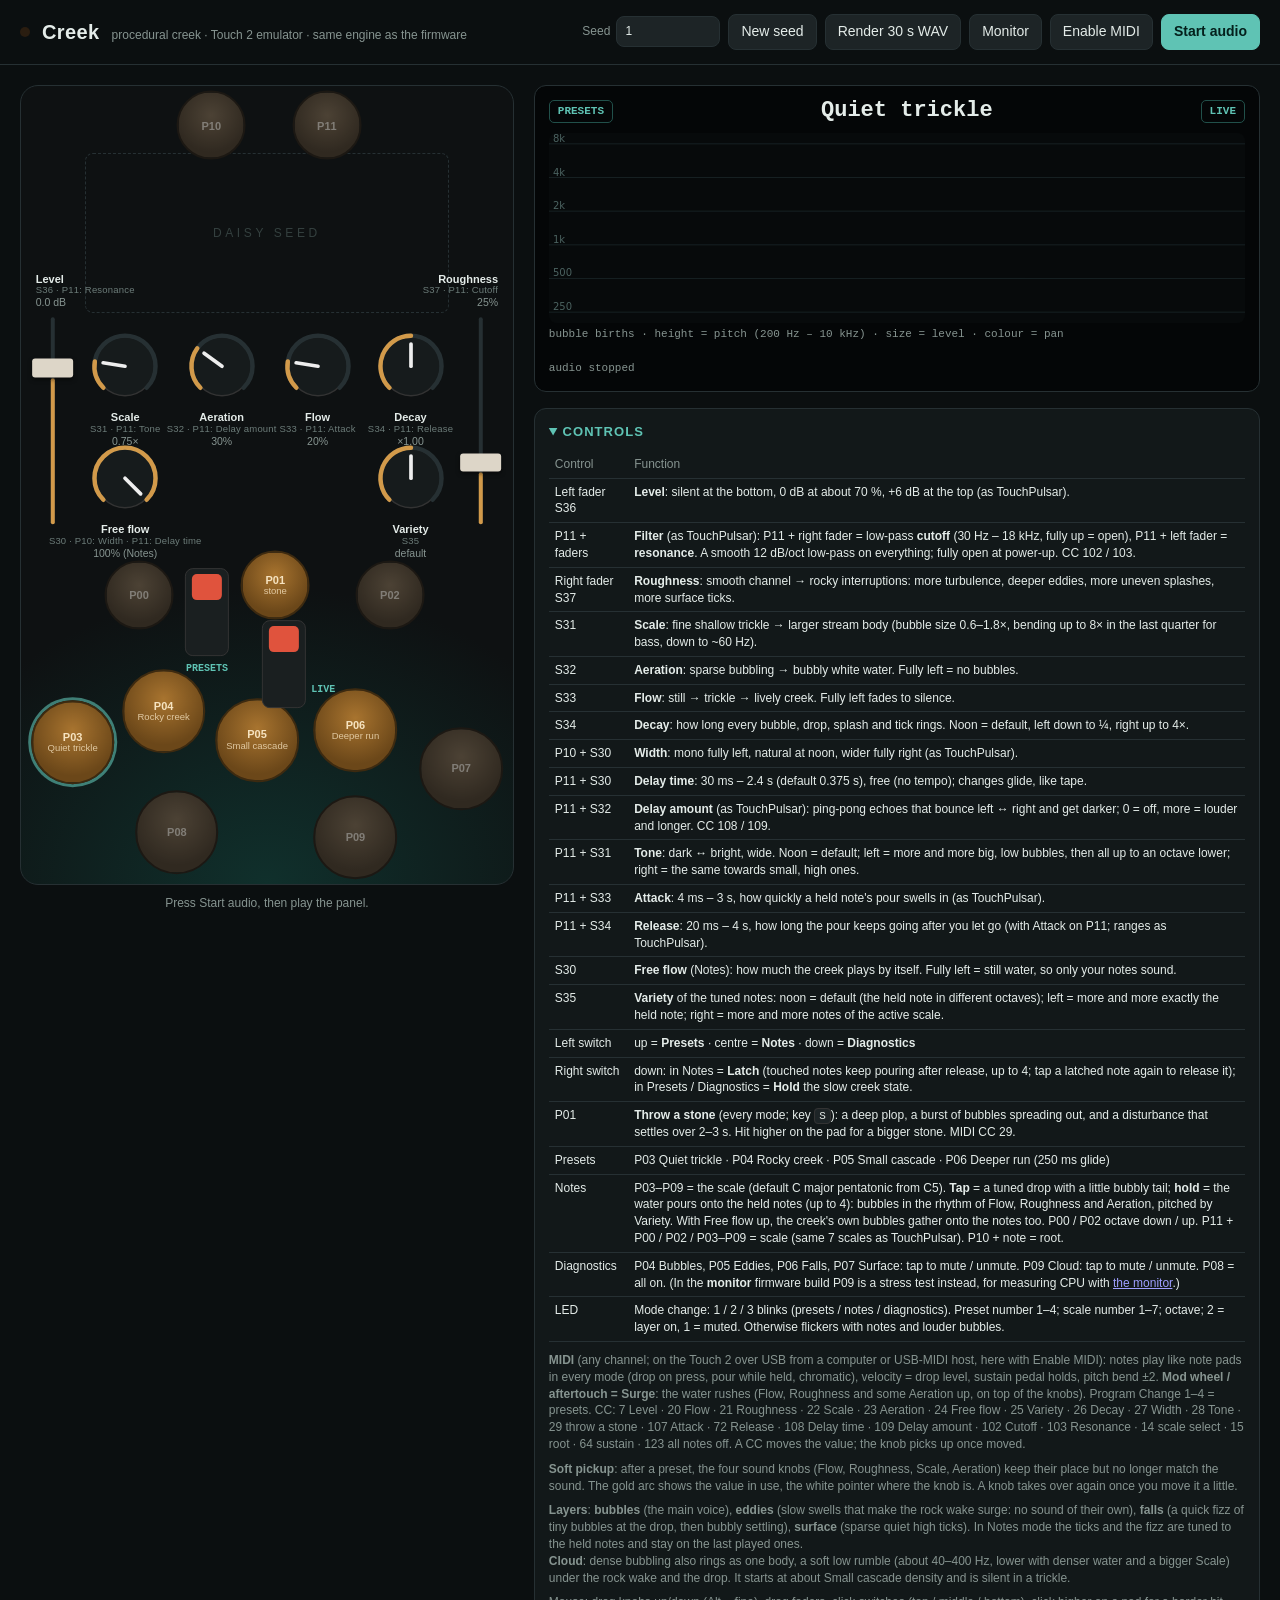
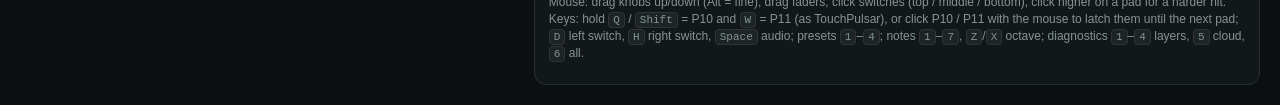
<file: web/index.html>
<!doctype html>
<html lang="en">
<head>
<meta charset="utf-8">
<meta name="viewport" content="width=device-width, initial-scale=1, maximum-scale=1, user-scalable=no, viewport-fit=cover">
<meta name="apple-mobile-web-app-capable" content="yes">
<title>Creek</title>
<link rel="stylesheet" href="style.css">
</head>
<body>
<header class="top">
  <div class="brand"><span class="dot" id="led" title="the Daisy Seed LED"></span><h1>Creek</h1>
    <span class="sub">procedural creek · Touch 2 emulator · same engine as the firmware</span></div>
  <div class="actions">
    <label class="seedbox">Seed <input id="seed" type="number" value="1" min="0" max="4294967295"></label>
    <button id="reseed" title="New random seed (the hardware always uses seed 1)">New seed</button>
    <button id="render" title="Render 30 s offline with the current settings and seed">Render 30 s WAV</button>
    <button id="monitorBtn" title="Open the monitor in a new tab: which layers are sounding, what was pressed">Monitor</button>
    <button id="midiBtn" title="Play Creek from a MIDI keyboard or controller connected to this computer">Enable MIDI</button>
    <button id="power" class="primary">Start audio</button>
  </div>
</header>

<main>
  <section class="board-wrap">
    <div class="board" id="board">
      <div class="seedchip"><span>daisy seed</span></div>
    </div>
    <p class="hint" id="hint"></p>
  </section>

  <section class="side">
    <div class="oled">
      <div class="oled-row">
        <span class="tag" id="dMode">PERFORMANCE</span>
        <span class="big" id="dPreset">Quiet trickle</span>
        <span class="tag hold" id="dHold">LIVE</span>
      </div>
      <canvas id="bubbles" height="190"></canvas>
      <div class="cap"><span>bubble births · height = pitch (200 Hz – 10 kHz) · size = level · colour = pan</span><span id="dRate"></span></div>
      <div class="zones" id="zones"></div>
      <div class="stats" id="stats">audio stopped</div>
    </div>

    <details class="card" id="help" open>
      <summary>Controls</summary>
      <table>
        <tr><th>Control</th><th>Function</th></tr>
        <tr><td>Left fader S36</td><td><b>Level</b>: silent at the bottom, 0 dB at about 70 %, +6 dB at the top (as TouchPulsar).</td></tr>
        <tr><td>P11 + faders</td><td><b>Filter</b> (as TouchPulsar): P11 + right fader = low-pass <b>cutoff</b> (30 Hz – 18 kHz, fully up = open), P11 + left fader = <b>resonance</b>. A smooth 12 dB/oct low-pass on everything; fully open at power-up. CC 102 / 103.</td></tr>
        <tr><td>Right fader S37</td><td><b>Roughness</b>: smooth channel → rocky interruptions: more turbulence, deeper eddies, more uneven splashes, more surface ticks.</td></tr>
        <tr><td>S31</td><td><b>Scale</b>: fine shallow trickle → larger stream body (bubble size 0.6–1.8×, bending up to 8× in the last quarter for bass, down to ~60 Hz).</td></tr>
        <tr><td>S32</td><td><b>Aeration</b>: sparse bubbling → bubbly white water. Fully left = no bubbles.</td></tr>
        <tr><td>S33</td><td><b>Flow</b>: still → trickle → lively creek. Fully left fades to silence.</td></tr>
        <tr><td>S34</td><td><b>Decay</b>: how long every bubble, drop, splash and tick rings. Noon = default, left down to ¼, right up to 4×.</td></tr>
        <tr><td>P10 + S30</td><td><b>Width</b>: mono fully left, natural at noon, wider fully right (as TouchPulsar).</td></tr>
        <tr><td>P11 + S30</td><td><b>Delay time</b>: 30 ms – 2.4 s (default 0.375 s), free (no tempo); changes glide, like tape.</td></tr>
        <tr><td>P11 + S32</td><td><b>Delay amount</b> (as TouchPulsar): ping-pong echoes that bounce left ↔ right and get darker; 0 = off, more = louder and longer. CC 108 / 109.</td></tr>
        <tr><td>P11 + S31</td><td><b>Tone</b>: dark ↔ bright, wide. Noon = default; left = more and more big, low bubbles, then all up to an octave lower; right = the same towards small, high ones.</td></tr>
        <tr><td>P11 + S33</td><td><b>Attack</b>: 4 ms – 3 s, how quickly a held note's pour swells in (as TouchPulsar).</td></tr>
        <tr><td>P11 + S34</td><td><b>Release</b>: 20 ms – 4 s, how long the pour keeps going after you let go (with Attack on P11; ranges as TouchPulsar).</td></tr>
        <tr><td>S30</td><td><b>Free flow</b> (Notes): how much the creek plays by itself. Fully left = still water, so only your notes sound.</td></tr>
        <tr><td>S35</td><td><b>Variety</b> of the tuned notes: noon = default (the held note in different octaves); left = more and more exactly the held note; right = more and more notes of the active scale.</td></tr>
        <tr><td>Left switch</td><td>up = <b>Presets</b> · centre = <b>Notes</b> · down = <b>Diagnostics</b></td></tr>
        <tr><td>Right switch</td><td>down: in Notes = <b>Latch</b> (touched notes keep pouring after release, up to 4; tap a latched note again to release it); in Presets / Diagnostics = <b>Hold</b> the slow creek state.</td></tr>
        <tr><td>P01</td><td><b>Throw a stone</b> (every mode; key <kbd>S</kbd>): a deep plop, a burst of bubbles spreading out, and a disturbance that settles over 2–3 s. Hit higher on the pad for a bigger stone. MIDI CC 29.</td></tr>
        <tr><td>Presets</td><td>P03 Quiet trickle · P04 Rocky creek · P05 Small cascade · P06 Deeper run (250 ms glide)</td></tr>
        <tr><td>Notes</td><td>P03–P09 = the scale (default C major pentatonic from C5). <b>Tap</b> = a tuned drop with a little bubbly tail; <b>hold</b> = the water pours onto the held notes (up to 4): bubbles in the rhythm of Flow, Roughness and Aeration, pitched by Variety. With Free flow up, the creek's own bubbles gather onto the notes too. P00 / P02 octave down / up. P11 + P00 / P02 / P03–P09 = scale (same 7 scales as TouchPulsar). P10 + note = root.</td></tr>
        <tr><td>Diagnostics</td><td>P04 Bubbles, P05 Eddies, P06 Falls, P07 Surface: tap to mute / unmute. P09 Cloud: tap to mute / unmute. P08 = all on. (In the <b>monitor</b> firmware build P09 is a stress test instead, for measuring CPU with <a href="monitor.html">the monitor</a>.)</td></tr>
        <tr><td>LED</td><td>Mode change: 1 / 2 / 3 blinks (presets / notes / diagnostics). Preset number 1–4; scale number 1–7; octave; 2 = layer on, 1 = muted. Otherwise flickers with notes and louder bubbles.</td></tr>
      </table>
      <p class="muted"><b>MIDI</b> (any channel; on the Touch 2 over USB from a computer or USB-MIDI host, here with Enable MIDI): notes play like note pads in every mode (drop on press, pour while held, chromatic), velocity = drop level, sustain pedal holds, pitch bend ±2. <b>Mod wheel / aftertouch = Surge</b>: the water rushes (Flow, Roughness and some Aeration up, on top of the knobs). Program Change 1–4 = presets.
        CC: 7 Level · 20 Flow · 21 Roughness · 22 Scale · 23 Aeration · 24 Free flow · 25 Variety · 26 Decay · 27 Width · 28 Tone · 29 throw a stone · 107 Attack · 72 Release · 108 Delay time · 109 Delay amount · 102 Cutoff · 103 Resonance · 14 scale select · 15 root · 64 sustain · 123 all notes off. A CC moves the value; the knob picks up once moved.</p>
      <p class="muted"><b>Soft pickup</b>: after a preset, the four sound knobs (Flow, Roughness, Scale, Aeration) keep their place but no longer match the sound. The gold arc shows the value in use, the white pointer where the knob is. A knob takes over again once you move it a little.</p>
      <p class="muted"><b>Layers</b>: <b>bubbles</b> (the main voice), <b>eddies</b> (slow swells that make the rock wake surge: no sound of their own), <b>falls</b> (a quick fizz of tiny bubbles at the drop, then bubbly settling), <b>surface</b> (sparse quiet high ticks). In Notes mode the ticks and the fizz are tuned to the held notes and stay on the last played ones.<br><b>Cloud</b>: dense bubbling also rings as one body, a soft low rumble (about 40–400 Hz, lower with denser water and a bigger Scale) under the rock wake and the drop. It starts at about Small cascade density and is silent in a trickle.</p>
      <p class="muted">Mouse: drag knobs up/down (Alt = fine), drag faders, click switches (top / middle / bottom), click higher on a pad for a harder hit. Keys: hold <kbd>Q</kbd> / <kbd>Shift</kbd> = P10 and <kbd>W</kbd> = P11 (as TouchPulsar), or click P10 / P11 with the mouse to latch them until the next pad; <kbd>D</kbd> left switch, <kbd>H</kbd> right switch, <kbd>Space</kbd> audio; presets <kbd>1</kbd>–<kbd>4</kbd>; notes <kbd>1</kbd>–<kbd>7</kbd>, <kbd>Z</kbd>/<kbd>X</kbd> octave; diagnostics <kbd>1</kbd>–<kbd>4</kbd> layers, <kbd>5</kbd> cloud, <kbd>6</kbd> all.</p>
    </details>
  </section>
</main>

<script src="engine/creek-config.js"></script>
<script src="engine/creek-engine.js"></script>
<script src="engine/creek-controls.js"></script>
<script src="app.js"></script>
</body>
</html>
</file>
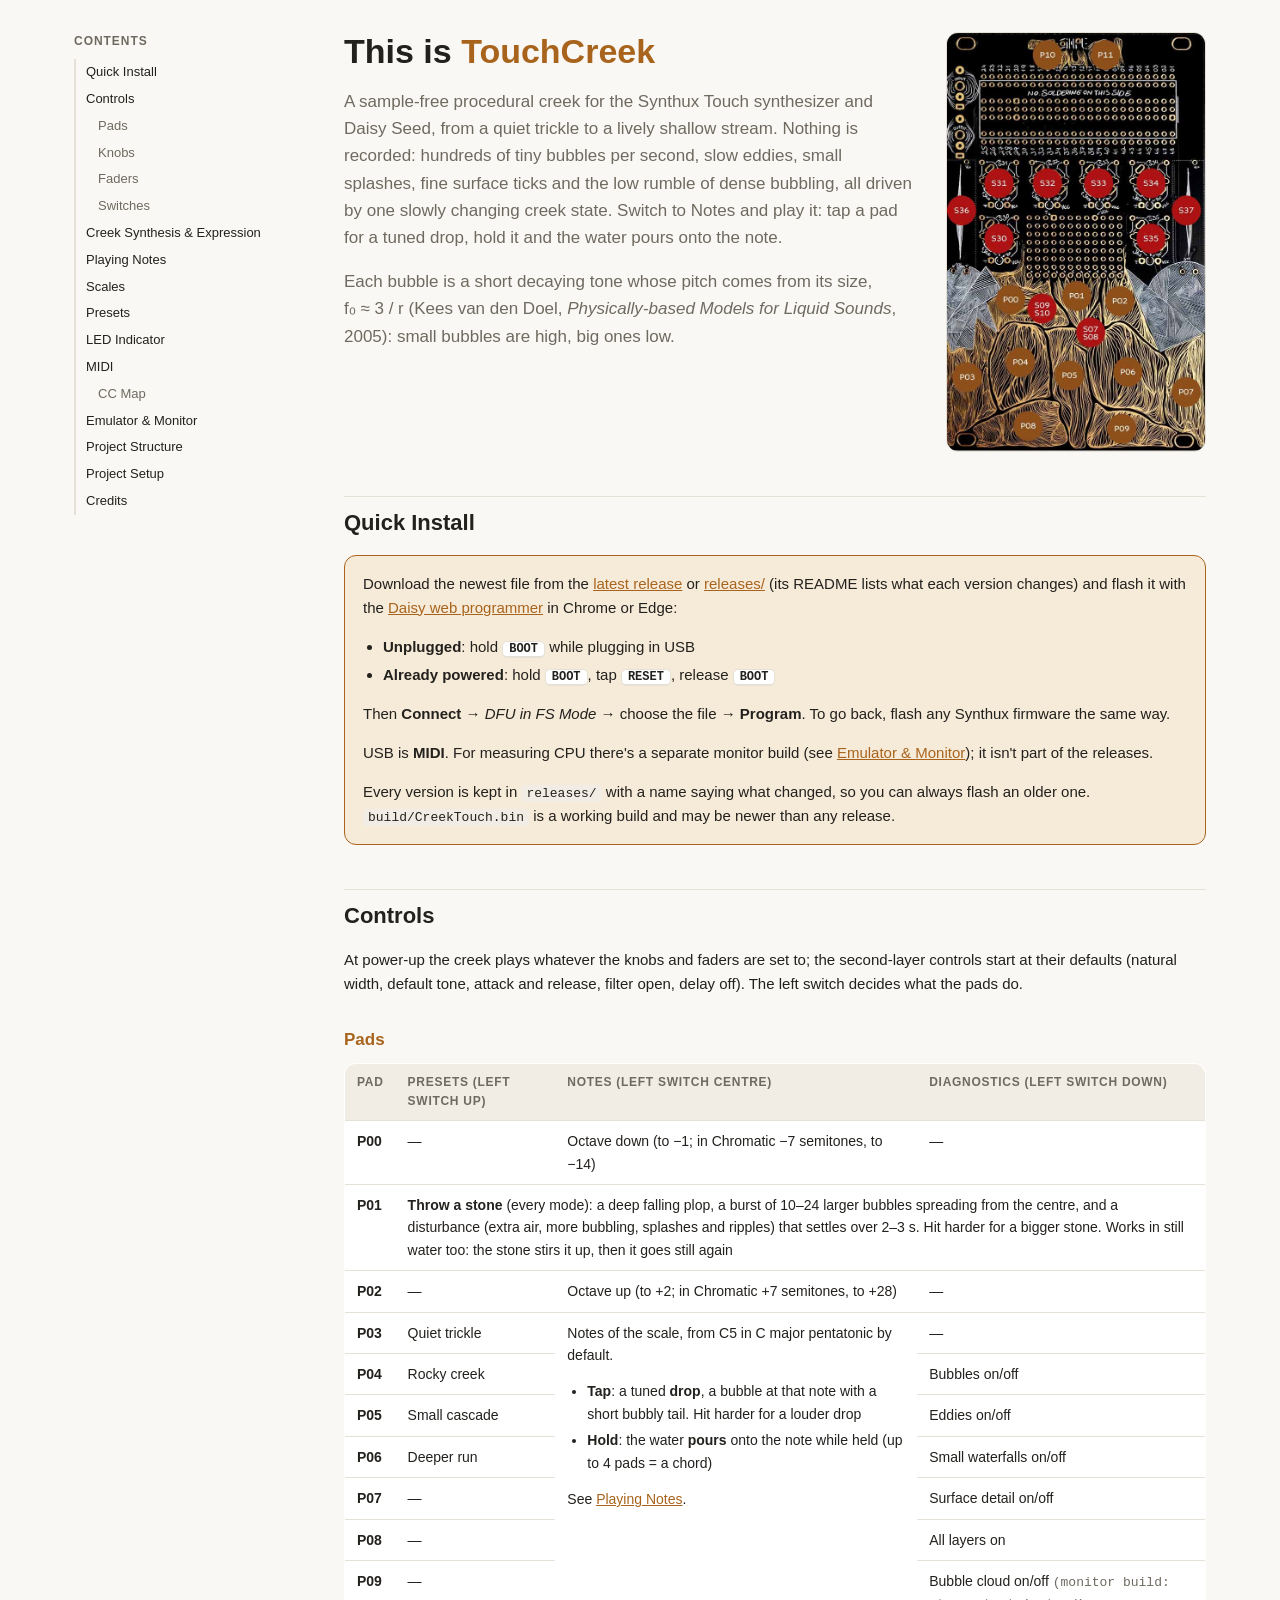
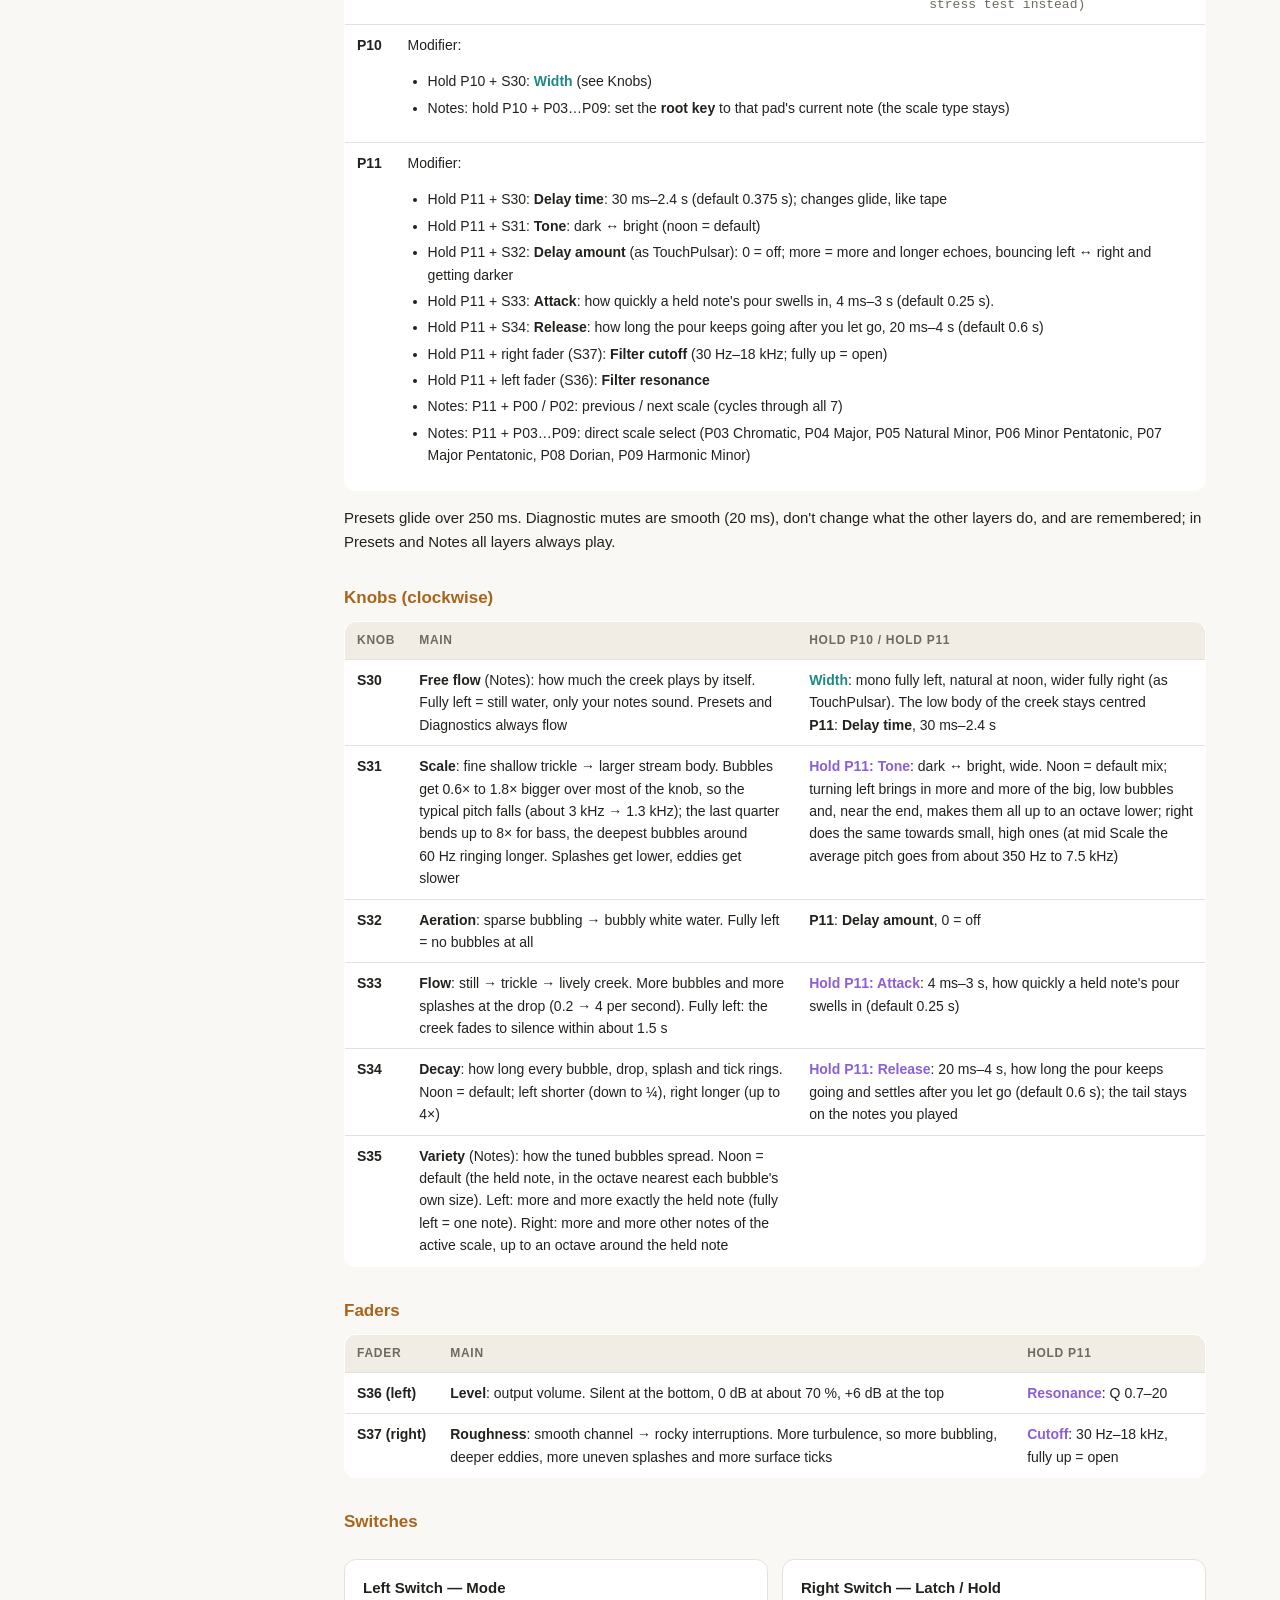
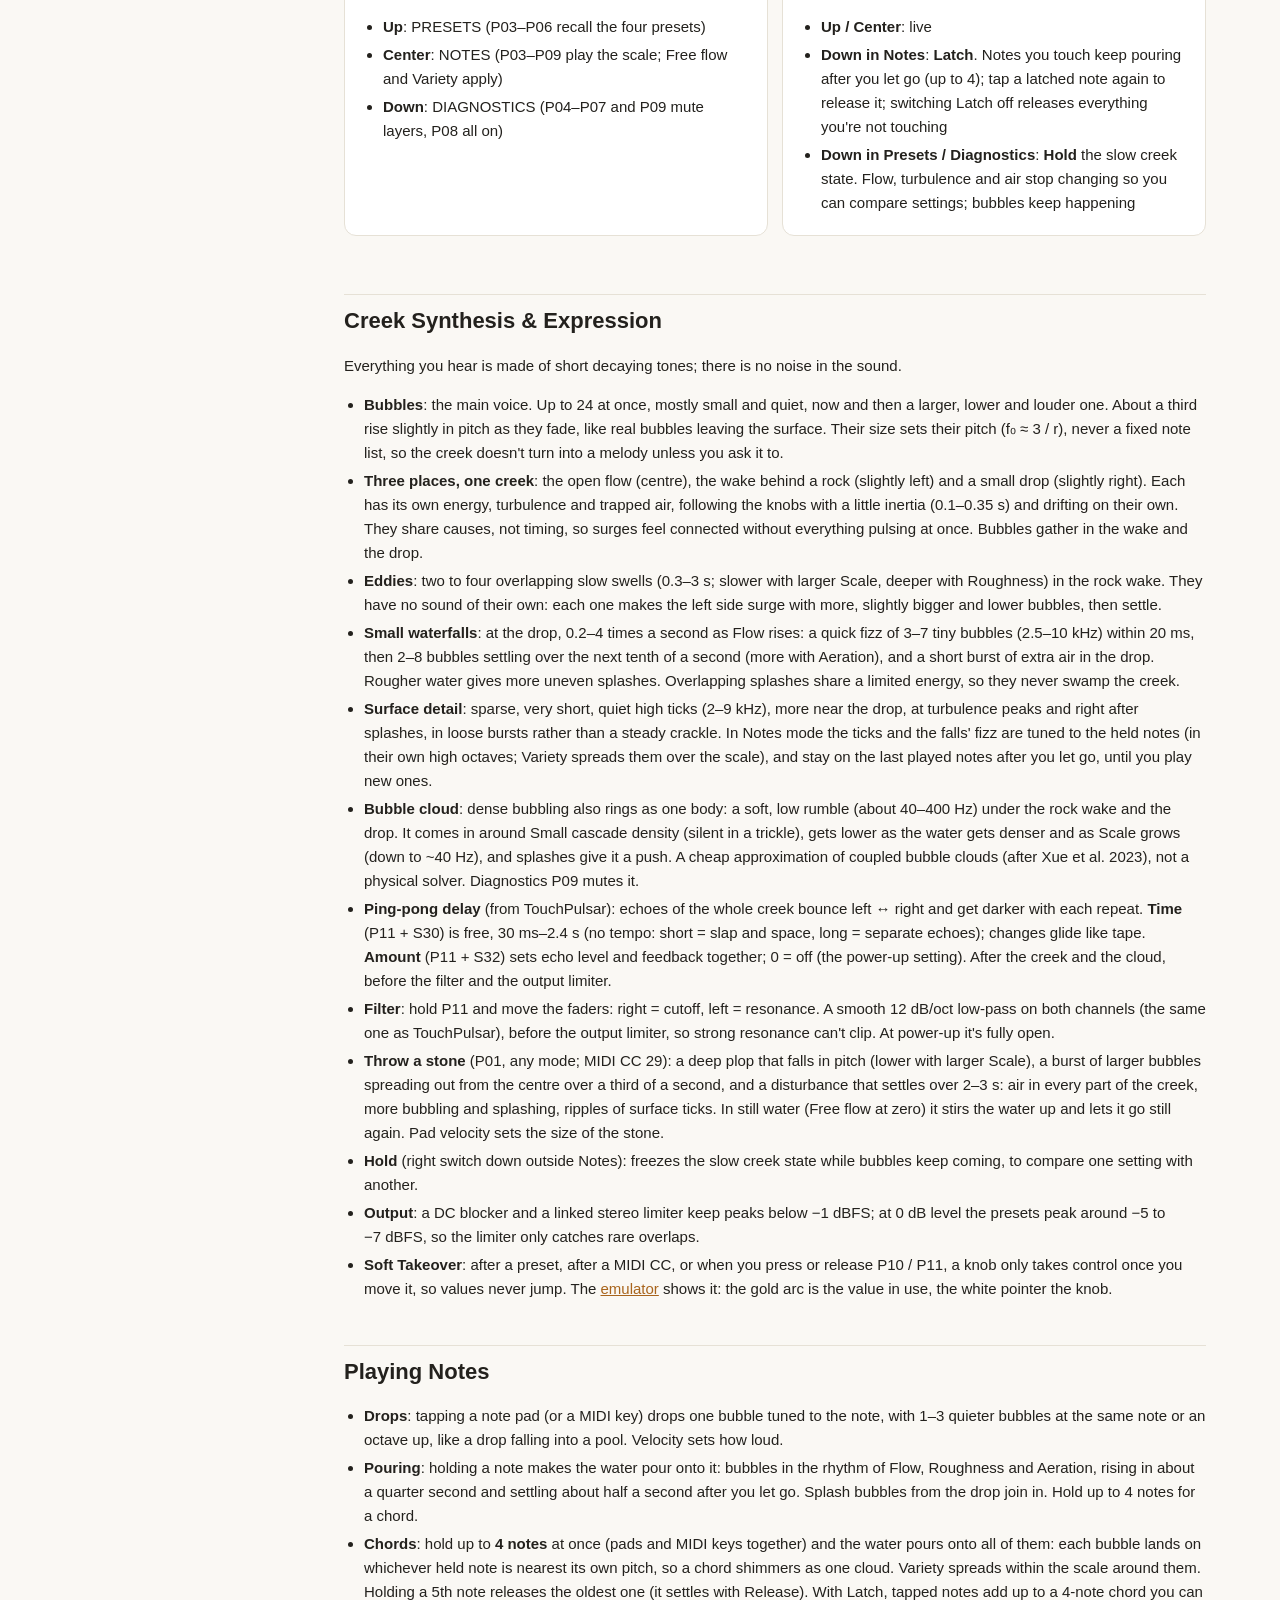
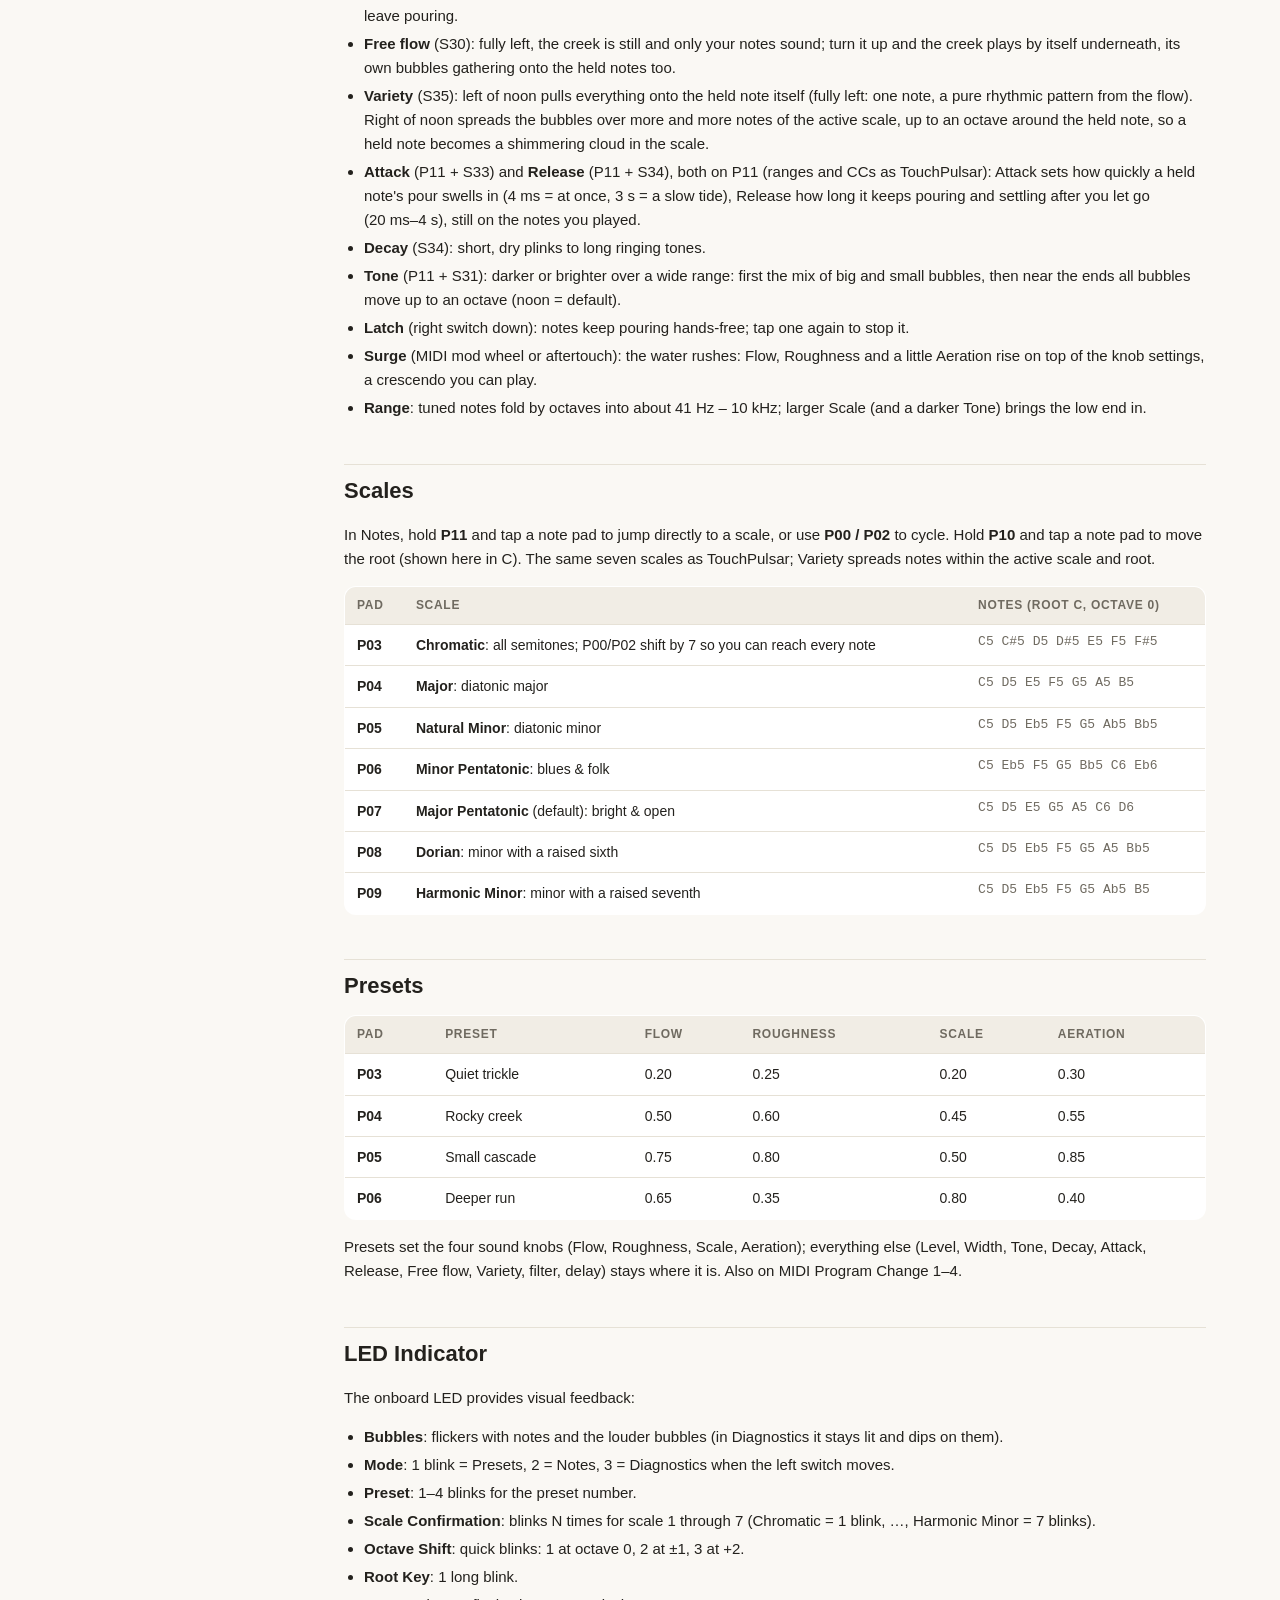
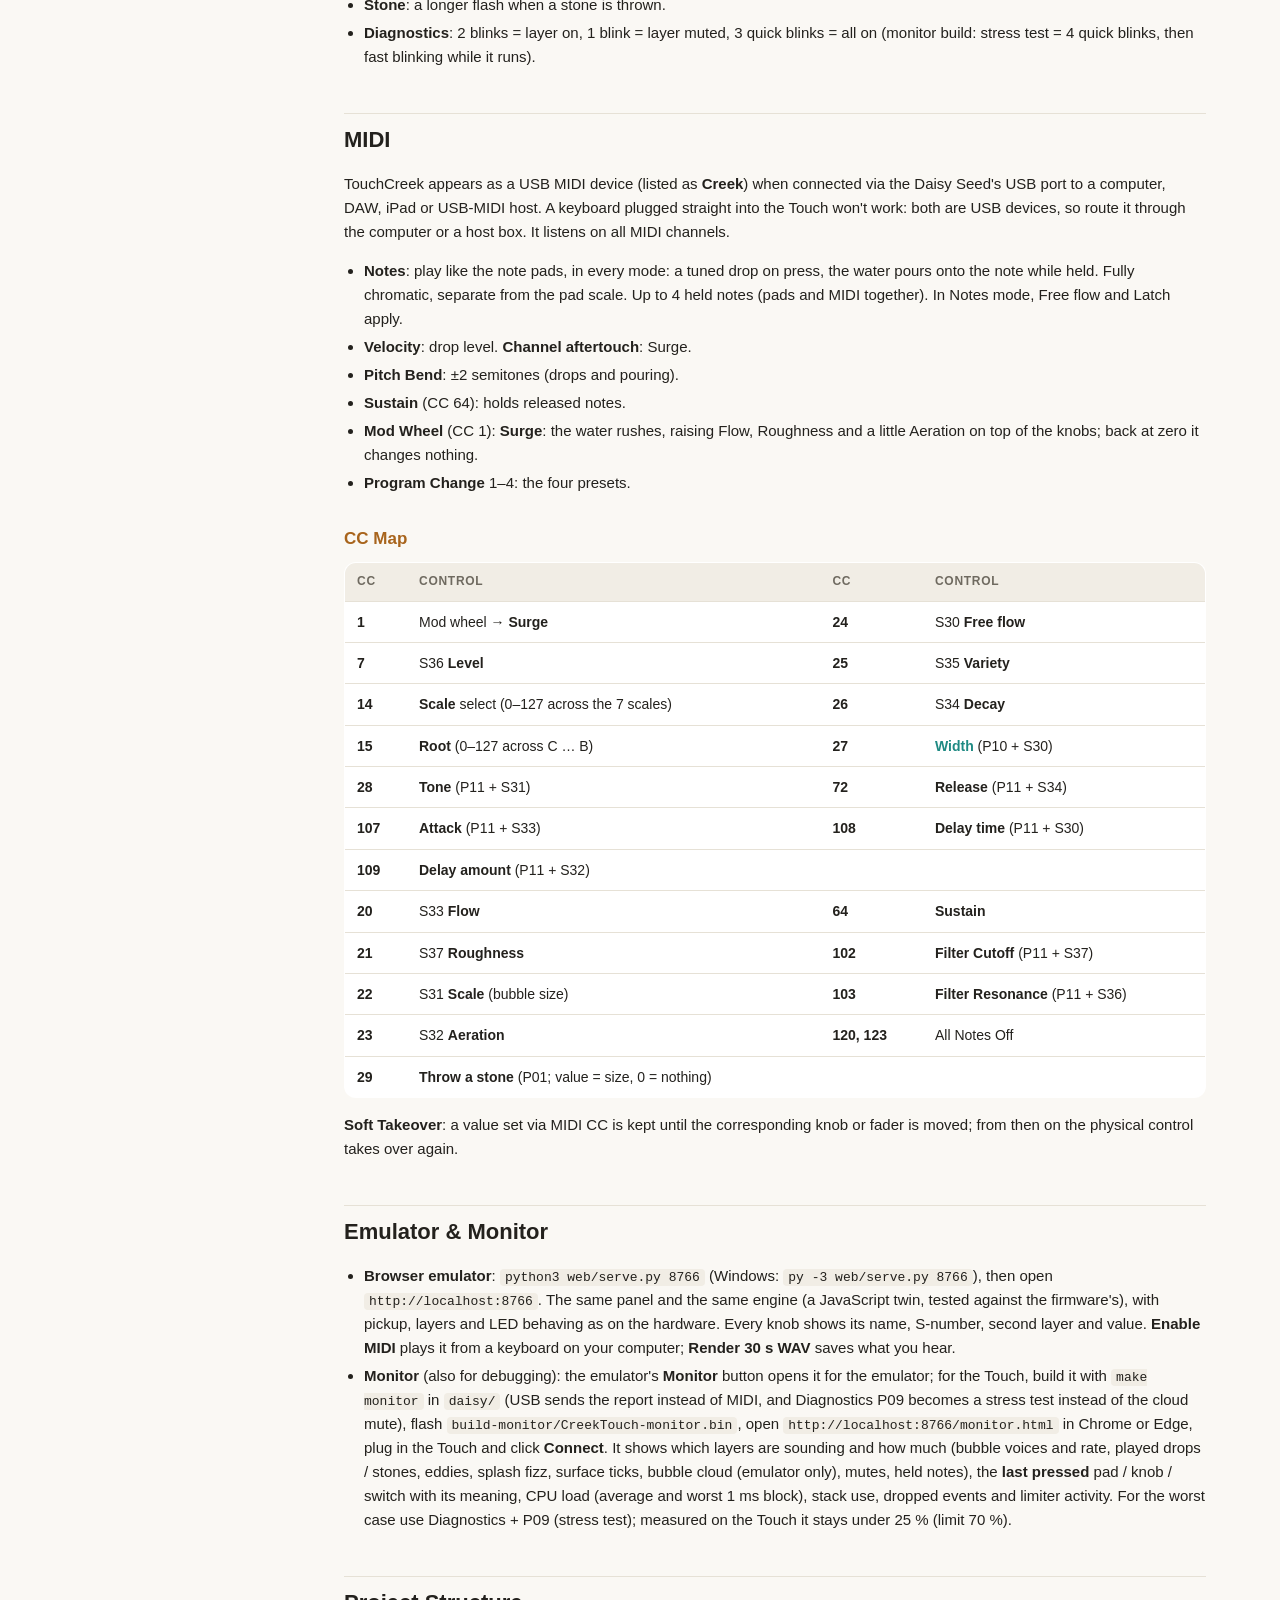
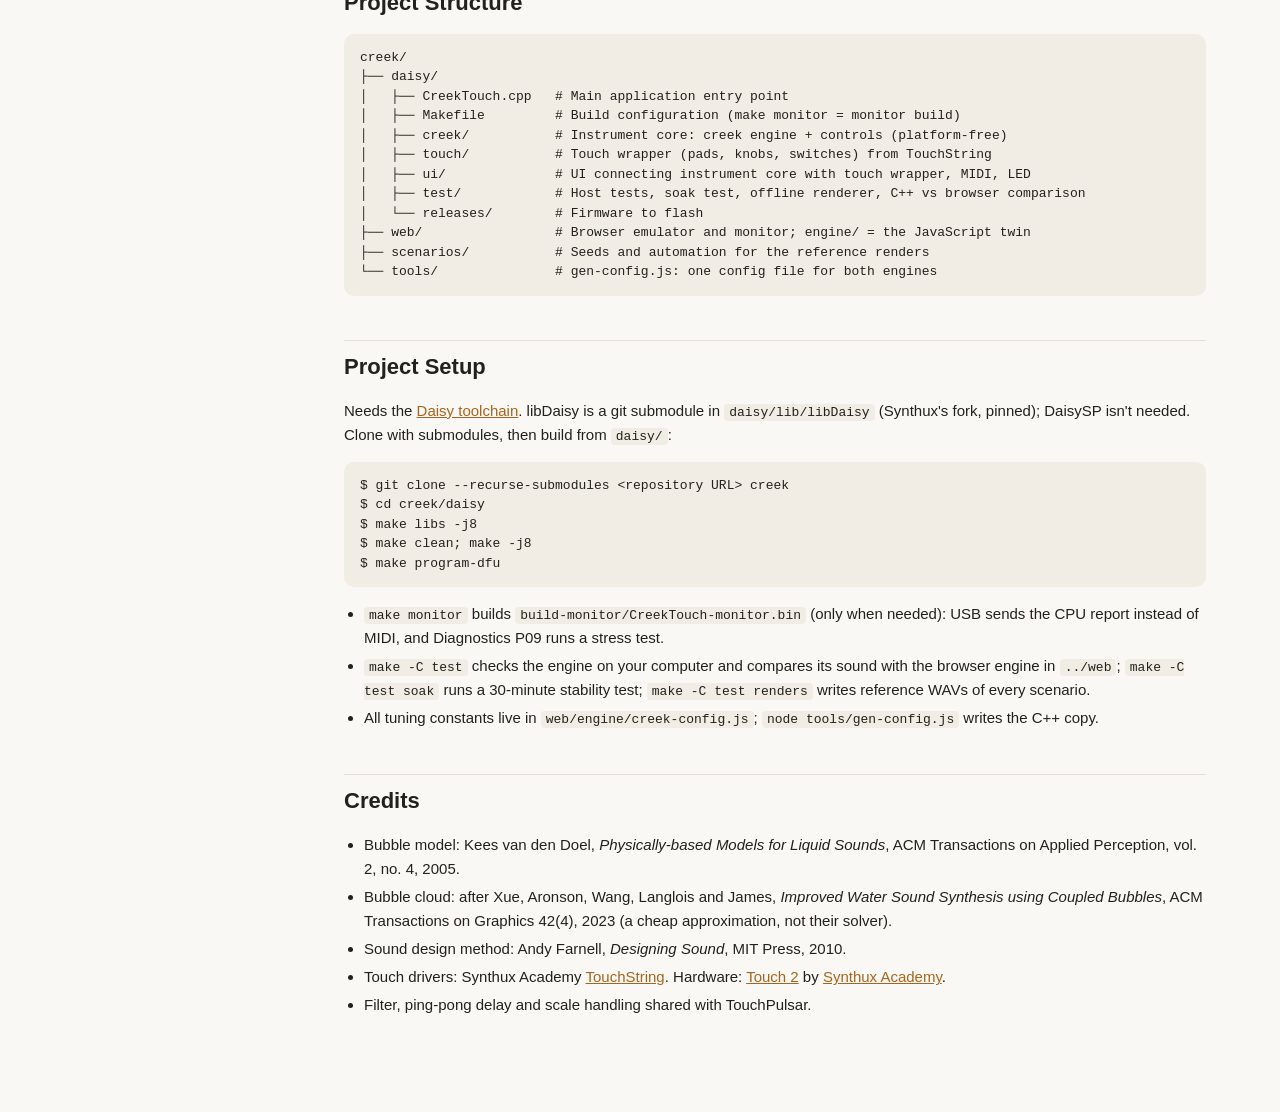
<file: daisy/manual.html>
<!doctype html>
<html lang="en">
<head>
<meta charset="utf-8">
<meta name="viewport" content="width=device-width, initial-scale=1">
<title>TouchCreek Manual</title>
<style>
  :root {
    --bg: #faf8f4; --panel: #ffffff; --text: #23211d; --muted: #6f6a60; --line: #e6e1d6;
    --accent: #a8641c; --accent-soft: #f6ead9; --alt: #1f8a83; --code: #f1ede5;
    color-scheme: light;
  }
  @media (prefers-color-scheme: dark) {
    :root {
      --bg: #111113; --panel: #18181b; --text: #ebe7df; --muted: #9a958b; --line: #2b2b30;
      --accent: #e0a456; --accent-soft: #2a2016; --alt: #5fd0c8; --code: #222226;
      color-scheme: dark;
    }
  }
  * { box-sizing: border-box; }
  html { scroll-behavior: smooth; }
  body { margin: 0; background: var(--bg); color: var(--text);
    font: 15px/1.6 -apple-system, BlinkMacSystemFont, "Inter", "Segoe UI", sans-serif; }
  .wrap { display: grid; grid-template-columns: 230px minmax(0, 1fr); gap: 40px; max-width: 1180px; margin: 0 auto; padding: 32px 24px 80px; }
  nav { position: sticky; top: 24px; align-self: start; font-size: 13px; }
  nav b { display: block; font-size: 12px; text-transform: uppercase; letter-spacing: .08em; color: var(--muted); margin-bottom: 8px; }
  nav a { display: block; color: var(--text); text-decoration: none; padding: 3px 0 3px 10px; border-left: 2px solid var(--line); }
  nav a.sub { padding-left: 22px; color: var(--muted); }
  nav a:hover { border-left-color: var(--accent); color: var(--accent); }
  main { min-width: 0; }
  h1 { font-size: 34px; line-height: 1.15; margin: 0 0 10px; }
  h1 span { color: var(--accent); }
  h2 { font-size: 22px; margin: 44px 0 12px; padding-top: 8px; border-top: 1px solid var(--line); }
  h3 { font-size: 17px; margin: 30px 0 10px; color: var(--accent); }
  p.lead { font-size: 17px; color: var(--muted); max-width: 70ch; }
  a { color: var(--accent); }
  code { font: 13px ui-monospace, "SF Mono", Menlo, monospace; background: var(--code); padding: 1px 5px; border-radius: 4px; }
  pre { background: var(--code); padding: 14px 16px; border-radius: 10px; overflow-x: auto; font: 13px/1.5 ui-monospace, Menlo, monospace; }
  pre code { background: none; padding: 0; }
  .hero { display: grid; grid-template-columns: minmax(0, 1fr) 260px; gap: 28px; align-items: start; }
  .hero img { width: 100%; border-radius: 12px; border: 1px solid var(--line); }
  .card { background: var(--panel); border: 1px solid var(--line); border-radius: 12px; padding: 16px 18px; margin: 14px 0; }
  .card.install { border-color: var(--accent); background: var(--accent-soft); }
  table { width: 100%; border-collapse: collapse; background: var(--panel); border: 1px solid var(--line); border-radius: 12px; overflow: hidden; font-size: 14px; }
  th, td { text-align: left; padding: 9px 12px; border-bottom: 1px solid var(--line); vertical-align: top; }
  th { font-size: 12px; text-transform: uppercase; letter-spacing: .06em; color: var(--muted); background: var(--code); }
  tr:last-child td { border-bottom: none; }
  td.id { white-space: nowrap; font-weight: 600; }
  td .to { color: var(--alt); font-weight: 600; }
  ul { padding-left: 20px; }
  li { margin: 4px 0; }
  li ul { margin: 4px 0; }
  .kbd { display: inline-block; font: 600 12px ui-monospace, Menlo, monospace; border: 1px solid var(--line); border-bottom-width: 2px; border-radius: 5px; padding: 0 6px; background: var(--panel); }
  .notes { font: 13px ui-monospace, Menlo, monospace; color: var(--muted); }
  .two { display: grid; grid-template-columns: 1fr 1fr; gap: 14px; }
  @media (max-width: 860px) {
    .wrap { grid-template-columns: 1fr; gap: 12px; padding: 20px 16px 60px; }
    nav { position: static; display: none; }
    .hero, .two { grid-template-columns: 1fr; }
    .hero img { max-width: 280px; }
  }
  @media print {
    nav { display: none; } .wrap { grid-template-columns: 1fr; }
    h2 { break-before: auto; } table, .card { break-inside: avoid; }
  }
</style>
</head>
<body>
<div class="wrap">
<nav>
  <b>Contents</b>
  <a href="#install">Quick Install</a>
  <a href="#controls">Controls</a>
  <a class="sub" href="#pads">Pads</a>
  <a class="sub" href="#knobs">Knobs</a>
  <a class="sub" href="#faders">Faders</a>
  <a class="sub" href="#switches">Switches</a>
  <a href="#expression">Creek Synthesis &amp; Expression</a>
  <a href="#notes">Playing Notes</a>
  <a href="#scales">Scales</a>
  <a href="#presets">Presets</a>
  <a href="#led">LED Indicator</a>
  <a href="#midi">MIDI</a>
  <a class="sub" href="#cc">CC Map</a>
  <a href="#emulator">Emulator &amp; Monitor</a>
  <a href="#structure">Project Structure</a>
  <a href="#setup">Project Setup</a>
  <a href="#credits">Credits</a>
</nav>

<main>
<div class="hero">
  <div>
    <h1>This is <span>TouchCreek</span></h1>
    <p class="lead">A sample-free procedural creek for the Synthux Touch synthesizer and Daisy Seed, from a quiet trickle to a lively shallow stream. Nothing is recorded: hundreds of tiny bubbles per second, slow eddies, small splashes, fine surface ticks and the low rumble of dense bubbling, all driven by one slowly changing creek state. Switch to Notes and play it: tap a pad for a tuned drop, hold it and the water pours onto the note.</p>
    <p class="lead">Each bubble is a short decaying tone whose pitch comes from its size, f₀&nbsp;≈&nbsp;3&nbsp;/&nbsp;r (Kees van den Doel, <i>Physically-based Models for Liquid Sounds</i>, 2005): small bubbles are high, big ones low.</p>
  </div>
  <img src="[data-uri]" alt="Synthux Touch board with pad, knob, fader and switch labels">
</div>

<h2 id="install">Quick Install</h2>
<div class="card install">
  <p style="margin-top:0">Download the newest file from the <a href="https://github.com/imagiag/TouchCreek/releases/latest">latest release</a> or <a href="releases/">releases/</a> (its README lists what each version changes) and flash it with the <a href="https://flash.daisy.audio/">Daisy web programmer</a> in Chrome or Edge:</p>
  <ul>
    <li><b>Unplugged</b>: hold <span class="kbd">BOOT</span> while plugging in USB</li>
    <li><b>Already powered</b>: hold <span class="kbd">BOOT</span>, tap <span class="kbd">RESET</span>, release <span class="kbd">BOOT</span></li>
  </ul>
  <p>Then <b>Connect</b> → <i>DFU in FS Mode</i> → choose the file → <b>Program</b>. To go back, flash any Synthux firmware the same way.</p>
  <p>USB is <b>MIDI</b>. For measuring CPU there's a separate monitor build (see <a href="#emulator">Emulator &amp; Monitor</a>); it isn't part of the releases.</p>
  <p style="margin-bottom:0">Every version is kept in <code>releases/</code> with a name saying what changed, so you can always flash an older one. <code>build/CreekTouch.bin</code> is a working build and may be newer than any release.</p>
</div>

<h2 id="controls">Controls</h2>
<p>At power-up the creek plays whatever the knobs and faders are set to; the second-layer controls start at their defaults (natural width, default tone, attack and release, filter open, delay off). The left switch decides what the pads do.</p>

<h3 id="pads">Pads</h3>
<table>
  <tr><th>Pad</th><th>Presets (left switch up)</th><th>Notes (left switch centre)</th><th>Diagnostics (left switch down)</th></tr>
  <tr><td class="id">P00</td><td>—</td><td>Octave down (to −1; in Chromatic −7 semitones, to −14)</td><td>—</td></tr>
  <tr><td class="id">P01</td><td colspan="3"><b>Throw a stone</b> (every mode): a deep falling plop, a burst of 10–24 larger bubbles spreading from the centre, and a disturbance (extra air, more bubbling, splashes and ripples) that settles over 2–3&nbsp;s. Hit harder for a bigger stone. Works in still water too: the stone stirs it up, then it goes still again</td></tr>
  <tr><td class="id">P02</td><td>—</td><td>Octave up (to +2; in Chromatic +7 semitones, to +28)</td><td>—</td></tr>
  <tr><td class="id">P03</td><td>Quiet trickle</td><td rowspan="7">Notes of the scale, from C5 in C major pentatonic by default.
    <ul>
      <li><b>Tap</b>: a tuned <b>drop</b>, a bubble at that note with a short bubbly tail. Hit harder for a louder drop</li>
      <li><b>Hold</b>: the water <b>pours</b> onto the note while held (up to 4 pads = a chord)</li>
    </ul>See <a href="#notes">Playing Notes</a>.</td><td>—</td></tr>
  <tr><td class="id">P04</td><td>Rocky creek</td><td>Bubbles on/off</td></tr>
  <tr><td class="id">P05</td><td>Small cascade</td><td>Eddies on/off</td></tr>
  <tr><td class="id">P06</td><td>Deeper run</td><td>Small waterfalls on/off</td></tr>
  <tr><td class="id">P07</td><td>—</td><td>Surface detail on/off</td></tr>
  <tr><td class="id">P08</td><td>—</td><td>All layers on</td></tr>
  <tr><td class="id">P09</td><td>—</td><td>Bubble cloud on/off <span class="notes">(monitor build: stress test instead)</span></td></tr>
  <tr><td class="id">P10</td><td colspan="3">Modifier:
    <ul>
      <li>Hold P10 + S30: <span class="to">Width</span> (see Knobs)</li>
      <li>Notes: hold P10 + P03…P09: set the <b>root key</b> to that pad's current note (the scale type stays)</li>
    </ul></td></tr>
  <tr><td class="id">P11</td><td colspan="3">Modifier:
    <ul>
      <li>Hold P11 + S30: <b>Delay time</b>: 30&nbsp;ms–2.4&nbsp;s (default 0.375&nbsp;s); changes glide, like tape</li>
      <li>Hold P11 + S31: <b>Tone</b>: dark ↔ bright (noon = default)</li>
      <li>Hold P11 + S32: <b>Delay amount</b> (as TouchPulsar): 0 = off; more = more and longer echoes, bouncing left ↔ right and getting darker</li>
      <li>Hold P11 + S33: <b>Attack</b>: how quickly a held note's pour swells in, 4&nbsp;ms–3&nbsp;s (default 0.25&nbsp;s). </li>
      <li>Hold P11 + S34: <b>Release</b>: how long the pour keeps going after you let go, 20&nbsp;ms–4&nbsp;s (default 0.6&nbsp;s)</li>
      <li>Hold P11 + right fader (S37): <b>Filter cutoff</b> (30&nbsp;Hz–18&nbsp;kHz; fully up = open)</li>
      <li>Hold P11 + left fader (S36): <b>Filter resonance</b></li>
      <li>Notes: P11 + P00 / P02: previous / next scale (cycles through all 7)</li>
      <li>Notes: P11 + P03…P09: direct scale select (P03 Chromatic, P04 Major, P05 Natural Minor, P06 Minor Pentatonic, P07 Major Pentatonic, P08 Dorian, P09 Harmonic Minor)</li>
    </ul></td></tr>
</table>
<p>Presets glide over 250&nbsp;ms. Diagnostic mutes are smooth (20&nbsp;ms), don't change what the other layers do, and are remembered; in Presets and Notes all layers always play.</p>

<h3 id="knobs">Knobs (clockwise)</h3>
<table>
  <tr><th>Knob</th><th>Main</th><th>Hold P10 / Hold P11</th></tr>
  <tr><td class="id">S30</td><td><b>Free flow</b> (Notes): how much the creek plays by itself. Fully left = still water, only your notes sound. Presets and Diagnostics always flow</td><td><span class="to">Width</span>: mono fully left, natural at noon, wider fully right (as TouchPulsar). The low body of the creek stays centred<br><b>P11</b>: <b>Delay time</b>, 30&nbsp;ms–2.4&nbsp;s</td></tr>
  <tr><td class="id">S31</td><td><b>Scale</b>: fine shallow trickle → larger stream body. Bubbles get 0.6× to 1.8× bigger over most of the knob, so the typical pitch falls (about 3&nbsp;kHz → 1.3&nbsp;kHz); the last quarter bends up to 8× for bass, the deepest bubbles around 60&nbsp;Hz ringing longer. Splashes get lower, eddies get slower</td><td><b style="color:#8b5fd6">Hold P11: Tone</b>: dark ↔ bright, wide. Noon = default mix; turning left brings in more and more of the big, low bubbles and, near the end, makes them all up to an octave lower; right does the same towards small, high ones (at mid Scale the average pitch goes from about 350&nbsp;Hz to 7.5&nbsp;kHz)</td></tr>
  <tr><td class="id">S32</td><td><b>Aeration</b>: sparse bubbling → bubbly white water. Fully left = no bubbles at all</td><td><b>P11</b>: <b>Delay amount</b>, 0 = off</td></tr>
  <tr><td class="id">S33</td><td><b>Flow</b>: still → trickle → lively creek. More bubbles and more splashes at the drop (0.2 → 4 per second). Fully left: the creek fades to silence within about 1.5&nbsp;s</td><td><b style="color:#8b5fd6">Hold P11: Attack</b>: 4&nbsp;ms–3&nbsp;s, how quickly a held note's pour swells in (default 0.25&nbsp;s)</td></tr>
  <tr><td class="id">S34</td><td><b>Decay</b>: how long every bubble, drop, splash and tick rings. Noon = default; left shorter (down to ¼), right longer (up to 4×)</td><td><b style="color:#8b5fd6">Hold P11: Release</b>: 20&nbsp;ms–4&nbsp;s, how long the pour keeps going and settles after you let go (default 0.6&nbsp;s); the tail stays on the notes you played</td></tr>
  <tr><td class="id">S35</td><td><b>Variety</b> (Notes): how the tuned bubbles spread. Noon = default (the held note, in the octave nearest each bubble's own size). Left: more and more exactly the held note (fully left = one note). Right: more and more other notes of the active scale, up to an octave around the held note</td><td></td></tr>
</table>

<h3 id="faders">Faders</h3>
<table>
  <tr><th>Fader</th><th>Main</th><th>Hold P11</th></tr>
  <tr><td class="id">S36 (left)</td><td><b>Level</b>: output volume. Silent at the bottom, 0&nbsp;dB at about 70&nbsp;%, +6&nbsp;dB at the top</td><td><b style="color:#8b5fd6">Resonance</b>: Q 0.7–20</td></tr>
  <tr><td class="id">S37 (right)</td><td><b>Roughness</b>: smooth channel → rocky interruptions. More turbulence, so more bubbling, deeper eddies, more uneven splashes and more surface ticks</td><td><b style="color:#8b5fd6">Cutoff</b>: 30&nbsp;Hz–18&nbsp;kHz, fully up = open</td></tr>
</table>

<h3 id="switches">Switches</h3>
<div class="two">
  <div class="card">
    <b>Left Switch — Mode</b>
    <ul style="margin-bottom:0">
      <li><b>Up</b>: PRESETS (P03–P06 recall the four presets)</li>
      <li><b>Center</b>: NOTES (P03–P09 play the scale; Free flow and Variety apply)</li>
      <li><b>Down</b>: DIAGNOSTICS (P04–P07 and P09 mute layers, P08 all on)</li>
    </ul>
  </div>
  <div class="card">
    <b>Right Switch — Latch / Hold</b>
    <ul style="margin-bottom:0">
      <li><b>Up / Center</b>: live</li>
      <li><b>Down in Notes</b>: <b>Latch</b>. Notes you touch keep pouring after you let go (up to 4); tap a latched note again to release it; switching Latch off releases everything you're not touching</li>
      <li><b>Down in Presets / Diagnostics</b>: <b>Hold</b> the slow creek state. Flow, turbulence and air stop changing so you can compare settings; bubbles keep happening</li>
    </ul>
  </div>
</div>

<h2 id="expression">Creek Synthesis &amp; Expression</h2>
<p>Everything you hear is made of short decaying tones; there is no noise in the sound.</p>
<ul>
  <li><b>Bubbles</b>: the main voice. Up to 24 at once, mostly small and quiet, now and then a larger, lower and louder one. About a third rise slightly in pitch as they fade, like real bubbles leaving the surface. Their size sets their pitch (f₀&nbsp;≈&nbsp;3&nbsp;/&nbsp;r), never a fixed note list, so the creek doesn't turn into a melody unless you ask it to.</li>
  <li><b>Three places, one creek</b>: the open flow (centre), the wake behind a rock (slightly left) and a small drop (slightly right). Each has its own energy, turbulence and trapped air, following the knobs with a little inertia (0.1–0.35&nbsp;s) and drifting on their own. They share causes, not timing, so surges feel connected without everything pulsing at once. Bubbles gather in the wake and the drop.</li>
  <li><b>Eddies</b>: two to four overlapping slow swells (0.3–3&nbsp;s; slower with larger Scale, deeper with Roughness) in the rock wake. They have no sound of their own: each one makes the left side surge with more, slightly bigger and lower bubbles, then settle.</li>
  <li><b>Small waterfalls</b>: at the drop, 0.2–4 times a second as Flow rises: a quick fizz of 3–7 tiny bubbles (2.5–10&nbsp;kHz) within 20&nbsp;ms, then 2–8 bubbles settling over the next tenth of a second (more with Aeration), and a short burst of extra air in the drop. Rougher water gives more uneven splashes. Overlapping splashes share a limited energy, so they never swamp the creek.</li>
  <li><b>Surface detail</b>: sparse, very short, quiet high ticks (2–9&nbsp;kHz), more near the drop, at turbulence peaks and right after splashes, in loose bursts rather than a steady crackle. In Notes mode the ticks and the falls' fizz are tuned to the held notes (in their own high octaves; Variety spreads them over the scale), and stay on the last played notes after you let go, until you play new ones.</li>
  <li><b>Bubble cloud</b>: dense bubbling also rings as one body: a soft, low rumble (about 40–400&nbsp;Hz) under the rock wake and the drop. It comes in around Small cascade density (silent in a trickle), gets lower as the water gets denser and as Scale grows (down to ~40&nbsp;Hz), and splashes give it a push. A cheap approximation of coupled bubble clouds (after Xue et al. 2023), not a physical solver. Diagnostics P09 mutes it.</li>
  <li><b>Ping-pong delay</b> (from TouchPulsar): echoes of the whole creek bounce left ↔ right and get darker with each repeat. <b>Time</b> (P11 + S30) is free, 30&nbsp;ms–2.4&nbsp;s (no tempo: short = slap and space, long = separate echoes); changes glide like tape. <b>Amount</b> (P11 + S32) sets echo level and feedback together; 0 = off (the power-up setting). After the creek and the cloud, before the filter and the output limiter.</li>
  <li><b>Filter</b>: hold P11 and move the faders: right = cutoff, left = resonance. A smooth 12&nbsp;dB/oct low-pass on both channels (the same one as TouchPulsar), before the output limiter, so strong resonance can't clip. At power-up it's fully open.</li>
  <li><b>Throw a stone</b> (P01, any mode; MIDI CC 29): a deep plop that falls in pitch (lower with larger Scale), a burst of larger bubbles spreading out from the centre over a third of a second, and a disturbance that settles over 2–3&nbsp;s: air in every part of the creek, more bubbling and splashing, ripples of surface ticks. In still water (Free flow at zero) it stirs the water up and lets it go still again. Pad velocity sets the size of the stone.</li>
  <li><b>Hold</b> (right switch down outside Notes): freezes the slow creek state while bubbles keep coming, to compare one setting with another.</li>
  <li><b>Output</b>: a DC blocker and a linked stereo limiter keep peaks below −1&nbsp;dBFS; at 0&nbsp;dB level the presets peak around −5 to −7&nbsp;dBFS, so the limiter only catches rare overlaps.</li>
  <li><b>Soft Takeover</b>: after a preset, after a MIDI CC, or when you press or release P10 / P11, a knob only takes control once you move it, so values never jump. The <a href="#emulator">emulator</a> shows it: the gold arc is the value in use, the white pointer the knob.</li>
</ul>

<h2 id="notes">Playing Notes</h2>
<ul>
  <li><b>Drops</b>: tapping a note pad (or a MIDI key) drops one bubble tuned to the note, with 1–3 quieter bubbles at the same note or an octave up, like a drop falling into a pool. Velocity sets how loud.</li>
  <li><b>Pouring</b>: holding a note makes the water pour onto it: bubbles in the rhythm of Flow, Roughness and Aeration, rising in about a quarter second and settling about half a second after you let go. Splash bubbles from the drop join in. Hold up to 4 notes for a chord.</li>
  <li><b>Chords</b>: hold up to <b>4 notes</b> at once (pads and MIDI keys together) and the water pours onto all of them: each bubble lands on whichever held note is nearest its own pitch, so a chord shimmers as one cloud. Variety spreads within the scale around them. Holding a 5th note releases the oldest one (it settles with Release). With Latch, tapped notes add up to a 4-note chord you can leave pouring.</li>
  <li><b>Free flow</b> (S30): fully left, the creek is still and only your notes sound; turn it up and the creek plays by itself underneath, its own bubbles gathering onto the held notes too.</li>
  <li><b>Variety</b> (S35): left of noon pulls everything onto the held note itself (fully left: one note, a pure rhythmic pattern from the flow). Right of noon spreads the bubbles over more and more notes of the active scale, up to an octave around the held note, so a held note becomes a shimmering cloud in the scale.</li>
  <li><b>Attack</b> (P11 + S33) and <b>Release</b> (P11 + S34), both on P11 (ranges and CCs as TouchPulsar): Attack sets how quickly a held note's pour swells in (4&nbsp;ms = at once, 3&nbsp;s = a slow tide), Release how long it keeps pouring and settling after you let go (20&nbsp;ms–4&nbsp;s), still on the notes you played.</li>
  <li><b>Decay</b> (S34): short, dry plinks to long ringing tones.</li>
  <li><b>Tone</b> (P11 + S31): darker or brighter over a wide range: first the mix of big and small bubbles, then near the ends all bubbles move up to an octave (noon = default).</li>
  <li><b>Latch</b> (right switch down): notes keep pouring hands-free; tap one again to stop it.</li>
  <li><b>Surge</b> (MIDI mod wheel or aftertouch): the water rushes: Flow, Roughness and a little Aeration rise on top of the knob settings, a crescendo you can play.</li>
  <li><b>Range</b>: tuned notes fold by octaves into about 41&nbsp;Hz – 10&nbsp;kHz; larger Scale (and a darker Tone) brings the low end in.</li>
</ul>

<h2 id="scales">Scales</h2>
<p>In Notes, hold <b>P11</b> and tap a note pad to jump directly to a scale, or use <b>P00 / P02</b> to cycle. Hold <b>P10</b> and tap a note pad to move the root (shown here in C). The same seven scales as TouchPulsar; Variety spreads notes within the active scale and root.</p>
<table>
  <tr><th>Pad</th><th>Scale</th><th>Notes (root C, octave 0)</th></tr>
  <tr><td class="id">P03</td><td><b>Chromatic</b>: all semitones; P00/P02 shift by 7 so you can reach every note</td><td class="notes">C5 C#5 D5 D#5 E5 F5 F#5</td></tr>
  <tr><td class="id">P04</td><td><b>Major</b>: diatonic major</td><td class="notes">C5 D5 E5 F5 G5 A5 B5</td></tr>
  <tr><td class="id">P05</td><td><b>Natural Minor</b>: diatonic minor</td><td class="notes">C5 D5 Eb5 F5 G5 Ab5 Bb5</td></tr>
  <tr><td class="id">P06</td><td><b>Minor Pentatonic</b>: blues &amp; folk</td><td class="notes">C5 Eb5 F5 G5 Bb5 C6 Eb6</td></tr>
  <tr><td class="id">P07</td><td><b>Major Pentatonic</b> (default): bright &amp; open</td><td class="notes">C5 D5 E5 G5 A5 C6 D6</td></tr>
  <tr><td class="id">P08</td><td><b>Dorian</b>: minor with a raised sixth</td><td class="notes">C5 D5 Eb5 F5 G5 A5 Bb5</td></tr>
  <tr><td class="id">P09</td><td><b>Harmonic Minor</b>: minor with a raised seventh</td><td class="notes">C5 D5 Eb5 F5 G5 Ab5 B5</td></tr>
</table>

<h2 id="presets">Presets</h2>
<table>
  <tr><th>Pad</th><th>Preset</th><th>Flow</th><th>Roughness</th><th>Scale</th><th>Aeration</th></tr>
  <tr><td class="id">P03</td><td>Quiet trickle</td><td>0.20</td><td>0.25</td><td>0.20</td><td>0.30</td></tr>
  <tr><td class="id">P04</td><td>Rocky creek</td><td>0.50</td><td>0.60</td><td>0.45</td><td>0.55</td></tr>
  <tr><td class="id">P05</td><td>Small cascade</td><td>0.75</td><td>0.80</td><td>0.50</td><td>0.85</td></tr>
  <tr><td class="id">P06</td><td>Deeper run</td><td>0.65</td><td>0.35</td><td>0.80</td><td>0.40</td></tr>
</table>
<p>Presets set the four sound knobs (Flow, Roughness, Scale, Aeration); everything else (Level, Width, Tone, Decay, Attack, Release, Free flow, Variety, filter, delay) stays where it is. Also on MIDI Program Change 1–4.</p>

<h2 id="led">LED Indicator</h2>
<p>The onboard LED provides visual feedback:</p>
<ul>
  <li><b>Bubbles</b>: flickers with notes and the louder bubbles (in Diagnostics it stays lit and dips on them).</li>
  <li><b>Mode</b>: 1 blink = Presets, 2 = Notes, 3 = Diagnostics when the left switch moves.</li>
  <li><b>Preset</b>: 1–4 blinks for the preset number.</li>
  <li><b>Scale Confirmation</b>: blinks N times for scale 1 through 7 (Chromatic = 1 blink, …, Harmonic Minor = 7 blinks).</li>
  <li><b>Octave Shift</b>: quick blinks: 1 at octave 0, 2 at ±1, 3 at +2.</li>
  <li><b>Root Key</b>: 1 long blink.</li>
  <li><b>Stone</b>: a longer flash when a stone is thrown.</li>
  <li><b>Diagnostics</b>: 2 blinks = layer on, 1 blink = layer muted, 3 quick blinks = all on (monitor build: stress test = 4 quick blinks, then fast blinking while it runs).</li>
</ul>

<h2 id="midi">MIDI</h2>
<p>TouchCreek appears as a USB MIDI device (listed as <b>Creek</b>) when connected via the Daisy Seed's USB port to a computer, DAW, iPad or USB-MIDI host. A keyboard plugged straight into the Touch won't work: both are USB devices, so route it through the computer or a host box. It listens on all MIDI channels.</p>
<ul>
  <li><b>Notes</b>: play like the note pads, in every mode: a tuned drop on press, the water pours onto the note while held. Fully chromatic, separate from the pad scale. Up to 4 held notes (pads and MIDI together). In Notes mode, Free flow and Latch apply.</li>
  <li><b>Velocity</b>: drop level. <b>Channel aftertouch</b>: Surge.</li>
  <li><b>Pitch Bend</b>: ±2 semitones (drops and pouring).</li>
  <li><b>Sustain</b> (CC 64): holds released notes.</li>
  <li><b>Mod Wheel</b> (CC 1): <b>Surge</b>: the water rushes, raising Flow, Roughness and a little Aeration on top of the knobs; back at zero it changes nothing.</li>
  <li><b>Program Change</b> 1–4: the four presets.</li>
</ul>

<h3 id="cc">CC Map</h3>
<table>
  <tr><th>CC</th><th>Control</th><th>CC</th><th>Control</th></tr>
  <tr><td class="id">1</td><td>Mod wheel → <b>Surge</b></td><td class="id">24</td><td>S30 <b>Free flow</b></td></tr>
  <tr><td class="id">7</td><td>S36 <b>Level</b></td><td class="id">25</td><td>S35 <b>Variety</b></td></tr>
  <tr><td class="id">14</td><td><b>Scale</b> select (0–127 across the 7 scales)</td><td class="id">26</td><td>S34 <b>Decay</b></td></tr>
  <tr><td class="id">15</td><td><b>Root</b> (0–127 across C … B)</td><td class="id">27</td><td><span class="to">Width</span> (P10 + S30)</td></tr>
  <tr><td class="id">28</td><td><b>Tone</b> (P11 + S31)</td><td class="id">72</td><td><b>Release</b> (P11 + S34)</td></tr>
  <tr><td class="id">107</td><td><b>Attack</b> (P11 + S33)</td><td class="id">108</td><td><b>Delay time</b> (P11 + S30)</td></tr>
  <tr><td class="id">109</td><td><b>Delay amount</b> (P11 + S32)</td><td></td><td></td></tr>
  <tr><td class="id">20</td><td>S33 <b>Flow</b></td><td class="id">64</td><td><b>Sustain</b></td></tr>
  <tr><td class="id">21</td><td>S37 <b>Roughness</b></td><td class="id">102</td><td><b>Filter Cutoff</b> (P11 + S37)</td></tr>
  <tr><td class="id">22</td><td>S31 <b>Scale</b> (bubble size)</td><td class="id">103</td><td><b>Filter Resonance</b> (P11 + S36)</td></tr>
  <tr><td class="id">23</td><td>S32 <b>Aeration</b></td><td class="id">120, 123</td><td>All Notes Off</td></tr>
  <tr><td class="id">29</td><td><b>Throw a stone</b> (P01; value = size, 0 = nothing)</td><td></td><td></td></tr>
</table>
<p><b>Soft Takeover</b>: a value set via MIDI CC is kept until the corresponding knob or fader is moved; from then on the physical control takes over again.</p>

<h2 id="emulator">Emulator &amp; Monitor</h2>
<ul>
  <li><b>Browser emulator</b>: <code>python3 web/serve.py 8766</code> (Windows: <code>py -3 web/serve.py 8766</code>), then open <code>http://localhost:8766</code>. The same panel and the same engine (a JavaScript twin, tested against the firmware's), with pickup, layers and LED behaving as on the hardware. Every knob shows its name, S-number, second layer and value. <b>Enable MIDI</b> plays it from a keyboard on your computer; <b>Render 30&nbsp;s WAV</b> saves what you hear.</li>
  <li><b>Monitor</b> (also for debugging): the emulator's <b>Monitor</b> button opens it for the emulator; for the Touch, build it with <code>make monitor</code> in <code>daisy/</code> (USB sends the report instead of MIDI, and Diagnostics P09 becomes a stress test instead of the cloud mute), flash <code>build-monitor/CreekTouch-monitor.bin</code>, open <code>http://localhost:8766/monitor.html</code> in Chrome or Edge, plug in the Touch and click <b>Connect</b>. It shows which layers are sounding and how much (bubble voices and rate, played drops / stones, eddies, splash fizz, surface ticks, bubble cloud (emulator only), mutes, held notes), the <b>last pressed</b> pad / knob / switch with its meaning, CPU load (average and worst 1&nbsp;ms block), stack use, dropped events and limiter activity. For the worst case use Diagnostics + P09 (stress test); measured on the Touch it stays under 25&nbsp;% (limit 70&nbsp;%).</li>
</ul>

<h2 id="structure">Project Structure</h2>
<pre><code>creek/
├── daisy/
│   ├── CreekTouch.cpp   # Main application entry point
│   ├── Makefile         # Build configuration (make monitor = monitor build)
│   ├── creek/           # Instrument core: creek engine + controls (platform-free)
│   ├── touch/           # Touch wrapper (pads, knobs, switches) from TouchString
│   ├── ui/              # UI connecting instrument core with touch wrapper, MIDI, LED
│   ├── test/            # Host tests, soak test, offline renderer, C++ vs browser comparison
│   └── releases/        # Firmware to flash
├── web/                 # Browser emulator and monitor; engine/ = the JavaScript twin
├── scenarios/           # Seeds and automation for the reference renders
└── tools/               # gen-config.js: one config file for both engines</code></pre>

<h2 id="setup">Project Setup</h2>
<p>Needs the <a href="https://daisy.audio/tutorials/cpp-dev-env/">Daisy toolchain</a>. libDaisy is a git submodule in <code>daisy/lib/libDaisy</code> (Synthux's fork, pinned); DaisySP isn't needed. Clone with submodules, then build from <code>daisy/</code>:</p>
<pre><code>$ git clone --recurse-submodules &lt;repository URL&gt; creek
$ cd creek/daisy
$ make libs -j8
$ make clean; make -j8
$ make program-dfu</code></pre>
<ul>
  <li><code>make monitor</code> builds <code>build-monitor/CreekTouch-monitor.bin</code> (only when needed): USB sends the CPU report instead of MIDI, and Diagnostics P09 runs a stress test.</li>
  <li><code>make -C test</code> checks the engine on your computer and compares its sound with the browser engine in <code>../web</code>; <code>make -C test soak</code> runs a 30-minute stability test; <code>make -C test renders</code> writes reference WAVs of every scenario.</li>
  <li>All tuning constants live in <code>web/engine/creek-config.js</code>; <code>node tools/gen-config.js</code> writes the C++ copy.</li>
</ul>

<h2 id="credits">Credits</h2>
<ul>
  <li>Bubble model: Kees van den Doel, <i>Physically-based Models for Liquid Sounds</i>, ACM Transactions on Applied Perception, vol. 2, no. 4, 2005.</li>
  <li>Bubble cloud: after Xue, Aronson, Wang, Langlois and James, <i>Improved Water Sound Synthesis using Coupled Bubbles</i>, ACM Transactions on Graphics 42(4), 2023 (a cheap approximation, not their solver).</li>
  <li>Sound design method: Andy Farnell, <i>Designing Sound</i>, MIT Press, 2010.</li>
  <li>Touch drivers: Synthux Academy <a href="https://github.com/Synthux-Academy/TouchString">TouchString</a>. Hardware: <a href="https://www.synthux.academy/store/simple-touch-2">Touch 2</a> by <a href="https://www.synthux.academy/">Synthux Academy</a>.</li>
  <li>Filter, ping-pong delay and scale handling shared with TouchPulsar.</li>
</ul>
</main>
</div>
</body>
</html>
</file>
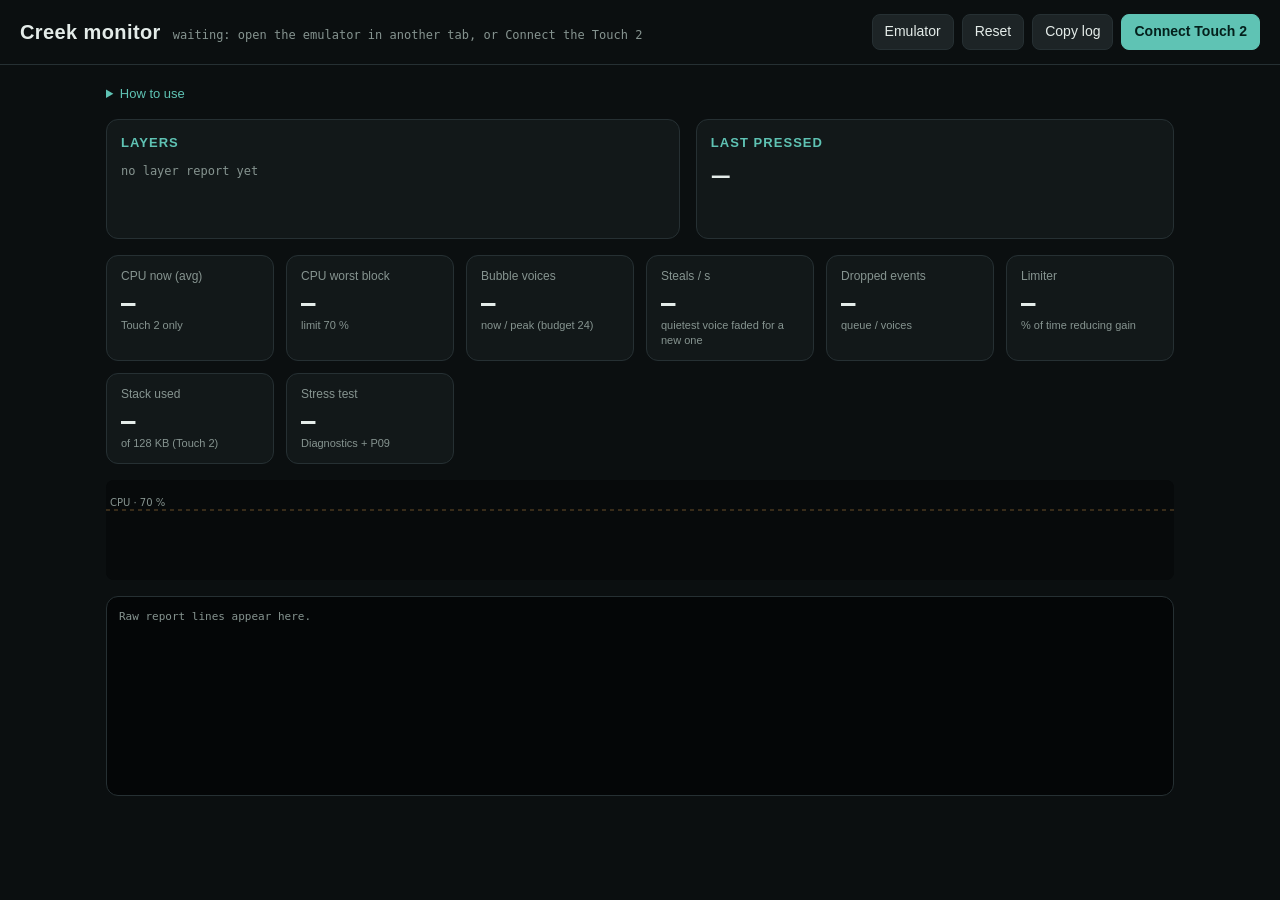
<file: web/monitor.html>
<!doctype html>
<html lang="en">
<head>
<meta charset="utf-8">
<meta name="viewport" content="width=device-width, initial-scale=1">
<title>Creek Monitor</title>
<link rel="stylesheet" href="style.css">
<style>
  .mon { max-width: 1100px; margin: 0 auto; padding: 20px 16px; display: grid; grid-template-columns: minmax(0, 1fr); gap: 16px; }
  .tiles { display: grid; grid-template-columns: repeat(auto-fit, minmax(150px, 1fr)); gap: 12px; }
  .tile { background: var(--panel); border: 1px solid var(--line); border-radius: 12px; padding: 12px 14px; }
  .tile .k { color: var(--muted); font-size: 12px; }
  .tile .v { font: 600 24px/1.2 ui-monospace, Menlo, monospace; margin-top: 4px; }
  .tile .s { color: var(--muted); font-size: 11px; }
  .pass { color: var(--water); } .fail { color: var(--red); } .warn { color: var(--gold); }
  .two { display: grid; grid-template-columns: minmax(0, 1.2fr) minmax(0, 1fr); gap: 16px; }
  @media (max-width: 760px) { .two { grid-template-columns: 1fr; } }
  .panel { background: var(--panel); border: 1px solid var(--line); border-radius: 12px; padding: 14px; }
  .panel h2 { margin: 0 0 10px; font-size: 13px; text-transform: uppercase; letter-spacing: .08em; color: var(--water); }
  .layer { display: grid; grid-template-columns: 120px 1fr 120px; gap: 10px; align-items: center; padding: 6px 0; border-bottom: 1px solid var(--line); font-size: 13px; }
  .layer:last-child { border-bottom: none; }
  .layer .nm b { display: block; } .layer .nm small { color: var(--muted); font-size: 11px; }
  .meter { height: 10px; background: #070a0b; border-radius: 5px; overflow: hidden; }
  .meter i { display: block; height: 100%; background: var(--water); transition: width .15s; }
  .layer.muted .meter i { background: #4a2f2f; }
  .layer .num { font: 12px ui-monospace, Menlo, monospace; color: var(--text); text-align: right; }
  .layer.off { opacity: .45; }
  .tag { font: 600 10px/1 ui-monospace, Menlo, monospace; padding: 2px 5px; border-radius: 4px; border: 1px solid #6b4f2a; color: var(--gold); margin-left: 6px; }
  .state { display: flex; flex-wrap: wrap; gap: 8px 16px; font: 12px ui-monospace, Menlo, monospace; color: var(--muted); margin-top: 10px; }
  .state b { color: var(--text); font-weight: 600; }
  #last { font: 600 20px/1.3 system-ui, sans-serif; color: var(--text); min-height: 52px; }
  #last small { display: block; font: 12px ui-monospace, Menlo, monospace; color: var(--muted); font-weight: 400; margin-top: 4px; }
  #acts { font: 12px/1.6 ui-monospace, Menlo, monospace; color: var(--muted); max-height: 280px; overflow: auto; margin-top: 10px; }
  #acts div span { color: var(--text); }
  #acts div.new { color: var(--water); }
  #log { font: 11px/1.45 ui-monospace, Menlo, monospace; color: var(--muted); background: var(--oled); border: 1px solid var(--line);
    border-radius: 12px; padding: 12px; height: 200px; overflow: auto; white-space: pre; }
  #cpu { height: 100px; }
  .src { font: 12px ui-monospace, Menlo, monospace; color: var(--muted); }
  .src b { color: var(--water); }
  details.help { color: var(--muted); font-size: 13px; }
  details.help summary { cursor: pointer; color: var(--water); }
  details.help ol { padding-left: 20px; } details.help li { margin: 4px 0; }
</style>
</head>
<body>
<header class="top">
  <div class="brand"><h1>Creek monitor</h1><span class="src" id="src">waiting: open the emulator in another tab, or Connect the Touch 2</span></div>
  <div class="actions">
    <button id="emuBtn" title="Open (or switch to) the emulator in its own tab">Emulator</button>
    <button id="reset" title="Forget the worst values and the press history">Reset</button>
    <button id="copy" title="Copy the raw log to the clipboard">Copy log</button>
    <button id="connect" class="primary" title="Read the Touch 2 over USB (monitor firmware)">Connect Touch 2</button>
  </div>
</header>
<main class="mon">
  <details class="help">
    <summary>How to use</summary>
    <ol>
      <li><b>Emulator</b>: press <b>Monitor</b> in the emulator; this page follows it automatically (same browser).</li>
      <li><b>Touch 2</b>: build the monitor firmware with <code>make -C daisy monitor</code>, flash <code>daisy/build-monitor/CreekTouch-monitor.bin</code> (its USB sends this report instead of MIDI), plug in, click <b>Connect Touch 2</b> and pick <b>Creek</b> (or "Daisy Seed").</li>
      <li>Hunting an artefact: watch <b>Layers</b> to see which sound is active when you hear it, mute layers in Diagnostics (left switch down, P03–P07) and check <b>Last pressed</b> for what changed just before.</li>
      <li>Worst-case CPU (Touch 2 only): Diagnostics + <b>P09</b> stress test. The brief asks for the worst 1 ms block below 70 %.</li>
    </ol>
  </details>

  <div class="two">
    <div class="panel">
      <h2>Layers</h2>
      <div id="layers"></div>
      <div class="state" id="state"></div>
    </div>
    <div class="panel">
      <h2>Last pressed</h2>
      <div id="last">—</div>
      <div id="acts"></div>
    </div>
  </div>

  <div class="tiles">
    <div class="tile"><div class="k">CPU now (avg)</div><div class="v" id="tAvg">—</div><div class="s">Touch 2 only</div></div>
    <div class="tile"><div class="k">CPU worst block</div><div class="v" id="tWorst">—</div><div class="s" id="tVerdict">limit 70 %</div></div>
    <div class="tile"><div class="k">Bubble voices</div><div class="v" id="tVoices">—</div><div class="s">now / peak (budget 24)</div></div>
    <div class="tile"><div class="k">Steals / s</div><div class="v" id="tSteal">—</div><div class="s">quietest voice faded for a new one</div></div>
    <div class="tile"><div class="k">Dropped events</div><div class="v" id="tDrops">—</div><div class="s">queue / voices</div></div>
    <div class="tile"><div class="k">Limiter</div><div class="v" id="tLim">—</div><div class="s">% of time reducing gain</div></div>
    <div class="tile"><div class="k">Stack used</div><div class="v" id="tStack">—</div><div class="s">of 128 KB (Touch 2)</div></div>
    <div class="tile"><div class="k">Stress test</div><div class="v" id="tStress">—</div><div class="s" id="tStressT">Diagnostics + P09</div></div>
  </div>
  <canvas id="cpu"></canvas>
  <div id="log">Raw report lines appear here.</div>
</main>
<script>
'use strict';
window.name = window.name || 'creek-monitor';     // so the emulator's Monitor button switches back to this tab
const $ = (id) => document.getElementById(id);
const lines = [], hist = [];
let worst = 0, vdrops = 0, stressSec = 0, stressWorst = 0, resetSinceBoot = false, source = '';
let L1 = {}, L2 = null;                       // latest CREEK / CREEKL values

// ---------------- names (the firmware sends numbers) ----------------
const MACROS = ['Flow', 'Roughness', 'Scale', 'Aeration', 'Level', 'Width', 'Free flow', 'Variety', 'Decay', 'Cutoff', 'Resonance', 'Tone', 'Attack', 'Release', 'Delay time', 'Delay amount'];
const MODES = ['Presets', 'Notes', 'Diagnostics'];
const PRESETS = ['Quiet trickle', 'Rocky creek', 'Small cascade', 'Deeper run'];
const SCALES = ['Chromatic', 'Major', 'Minor', 'Min Pent', 'Maj Pent', 'Dorian', 'Harm Minor'];
const LAYERS = ['(free)', 'Bubbles', 'Eddies', 'Falls', 'Surface'];
const pName = (p) => 'P' + String(p).padStart(2, '0');
function padMeaning(pad, mode, mods) {
  if (pad === 1) return 'throw a stone';
  if (pad === 10) return 'P10 (modifier)';
  if (pad === 11) return 'P11 (modifier)';
  if (mode === 0) return pad >= 3 && pad <= 6 ? 'preset: ' + PRESETS[pad - 3] : 'no function';
  if (mode === 2) return pad >= 4 && pad <= 7 ? 'toggle layer: ' + LAYERS[pad - 3] : pad === 8 ? 'all layers on' : pad === 9 ? 'cloud on/off (monitor build: stress test)' : 'no function';
  if (mods & 2) return pad === 0 ? 'previous scale' : pad === 2 ? 'next scale' : pad >= 3 && pad <= 9 ? 'scale: ' + SCALES[pad - 3] : 'no function';
  if (mods & 1) return pad >= 3 && pad <= 9 ? 'set root key' : 'no function';
  return pad === 0 ? 'octave down' : pad === 2 ? 'octave up' : pad >= 3 && pad <= 9 ? 'note (drop + pour)' : 'no function';
}
function describe(t, a, b, c, d) {
  const mods = (d & 1 ? 'P10 + ' : '') + (d & 2 ? 'P11 + ' : '');
  if (t === 'p') return [`${pName(a)} pressed`, `${padMeaning(a, b, d)} · ${MODES[b] || '?'} · velocity ${c}%${d ? ' · held ' + mods.slice(0, -3) : ''}`];
  if (t === 'r') return [`${pName(a)} released`, ''];
  if (t === 'k') return [`${mods}S${30 + a} → ${MACROS[b] || '?'} ${(c / 10).toFixed(1)}%`, `knob / fader value ${(c / 1000).toFixed(3)}`];
  if (t === 'w') return a === 0 ? [`Left switch → ${MODES[b]}`, ''] : [`Right switch → ${b === 2 ? 'down (Latch in Notes / Hold elsewhere)' : 'live'}`, ''];
  return [`${t} ${a} ${b} ${c} ${d}`, ''];
}

// ---------------- line handling (same lines from the Touch 2 and the emulator) ----------------
function kv(line) { const v = {}, t = line.trim().split(/\s+/).slice(1); for (let i = 0; i + 1 < t.length; i += 2) v[t[i]] = Number(t[i + 1]); return v; }
function handle(line, from) {
  if (from !== source) { source = from; $('src').innerHTML = `source: <b>${from}</b>`; }
  lines.push(line); if (lines.length > 3000) lines.shift();
  const log = $('log'); log.textContent += line + '\n';
  if (log.textContent.length > 60000) log.textContent = log.textContent.slice(-40000);
  log.scrollTop = log.scrollHeight;
  if (line.startsWith('CREEKE ')) { const t = line.trim().split(/\s+/); act(t[1], +t[2], +t[3] || 0, +t[4] || 0, +t[5] || 0); }
  else if (line.startsWith('CREEKL ')) { L2 = kv(line); drawLayers(); }
  else if (line.startsWith('CREEK ')) { L1 = kv(line); showMain(L1); drawLayers(); }
}
const acts = [];
function act(t, a, b, c, d) {
  if (t === 'r' && acts.length && acts[0].t === 'p' && acts[0].a === a) { acts[0].rel = true; drawActs(); return; }   // fold release into the press
  const [title, sub] = describe(t, a, b, c, d);
  // knob moves: update the same row while the same control keeps moving
  if (t === 'k' && acts.length && acts[0].t === 'k' && acts[0].a === a && acts[0].b === b && performance.now() - acts[0].time < 1500) {
    Object.assign(acts[0], { title, sub, time: performance.now() });
  } else {
    acts.unshift({ t, a, b, title, sub, time: performance.now(), clock: new Date().toLocaleTimeString() });
    if (acts.length > 40) acts.pop();
  }
  drawActs();
}
function drawActs() {
  const x = acts[0];
  $('last').innerHTML = x ? `${x.title}${x.rel ? ' <span class="tag">released</span>' : ''}<small>${x.sub || '&nbsp;'}</small>` : '—';
  $('acts').innerHTML = acts.slice(1, 25).map((e) => `<div>${e.clock} <span>${e.title}</span>${e.sub ? ' · ' + e.sub : ''}</div>`).join('');
}

function row(name, sub, frac, num, muted, off) {
  return `<div class="layer${muted ? ' muted' : ''}${off ? ' off' : ''}"><div class="nm"><b>${name}${muted ? '<span class="tag">muted</span>' : ''}</b><small>${sub}</small></div>` +
    `<div class="meter"><i style="width:${Math.max(0, Math.min(100, frac * 100)).toFixed(1)}%"></i></div><div class="num">${num}</div></div>`;
}
function drawLayers() {
  if (!L2) { $('layers').innerHTML = '<p class="src">no layer report yet</p>'; return; }
  const m = L2.m, mute = (i) => !((m >> i) & 1), s = L1;
  const r = (x) => (isFinite(x) ? x : '—');
  $('layers').innerHTML =
    row('Bubbles', 'the creek\'s own', L2.a / 24, `${r(L2.a)} voices · ${r(s.b)}/s`, mute(1)) +
    row('Played', 'drops, stones', L2.u / 8, `${r(L2.u)} voices`, false) +
    row('Eddies', 'wake swells', L2.e / 100, `${r(L2.e)} %`, mute(2)) +
    row('Falls', 'splash fizz', L2.f / 4, `${r(L2.f)} voices · ${r(s.f)}/s`, mute(3)) +
    row('Surface', 'high ticks', L2.t / 10, `${r(L2.t)} voices · ${r(s.t)}/s`, mute(4)) +
    (L2.c !== undefined ? row('Cloud', 'low rumble in dense bubbling', L2.c / 100, `${r(L2.c)} % · ${r(L2.z)} Hz`, mute(5)) : '');
  $('state').innerHTML = `mode <b>${MODES[L2.o] || '?'}</b> · held notes <b>${L2.h}</b> · scene gate <b>${L2.g}%</b> · event rate <b>${L2.y}%</b>` +
    (L2.y > 100 ? ' <span class="tag">stone surge</span>' : '') + ` · stones <b>${L2.n}</b>`;
}
function showMain(s) {
  const hw = isFinite(s.c);
  if (hw) {
    worst = Math.max(worst, s.m, isFinite(s.w) && !resetSinceBoot ? s.w : 0);
    hist.push(s.m); if (hist.length > 300) hist.shift();
    $('tAvg').textContent = s.c.toFixed(1) + ' %';
    $('tWorst').textContent = worst.toFixed(1) + ' %';
    $('tWorst').className = 'v ' + (worst < 60 ? 'pass' : worst < 70 ? 'warn' : 'fail');
    $('tVerdict').textContent = worst < 70 ? 'below the 70 % limit: pass' : 'above the 70 % limit';
    $('tStack').textContent = isFinite(s.k) ? (s.k / 1024).toFixed(1) + ' KB' : '—';
  }
  vdrops += s.d || 0;
  if (s.x) { stressSec++; stressWorst = Math.max(stressWorst, s.m || 0); }
  $('tVoices').textContent = `${s.v} / ${s.p}`;
  $('tSteal').textContent = s.s;
  $('tDrops').textContent = `${s.q} / ${vdrops}`;
  $('tLim').textContent = (s.l / 480).toFixed(1) + ' %';
  $('tStress').textContent = s.x ? 'running' : 'off';
  $('tStressT').textContent = stressSec ? `${stressSec} s run, worst ${stressWorst.toFixed(1)} %` : 'Diagnostics + P09 (Touch 2)';
  drawCpu();
}
function drawCpu() {
  const c = $('cpu'), g = c.getContext('2d'), W = (c.width = c.clientWidth * devicePixelRatio), H = (c.height = 100 * devicePixelRatio);
  g.fillStyle = '#070a0b'; g.fillRect(0, 0, W, H);
  const y = (p) => H - (p / 100) * H;
  g.strokeStyle = '#6b4f2a'; g.setLineDash([4, 4]); g.beginPath(); g.moveTo(0, y(70)); g.lineTo(W, y(70)); g.stroke(); g.setLineDash([]);
  g.fillStyle = '#869490'; g.font = `${10 * devicePixelRatio}px system-ui`; g.fillText('CPU · 70 %', 4, y(70) - 4);
  g.strokeStyle = '#5fc3b4'; g.lineWidth = 2 * devicePixelRatio; g.beginPath();
  hist.forEach((v, i) => { const x = W - (hist.length - 1 - i) * (W / 300); i ? g.lineTo(x, y(v)) : g.moveTo(x, y(v)); });
  g.stroke();
}

// ---------------- sources ----------------
// Emulator: the emulator tab broadcasts the same report lines on this channel.
try { new BroadcastChannel('creek-monitor').onmessage = (e) => { for (const l of String(e.data).split('\n')) if (l) handle(l, 'emulator'); }; } catch (e) { /* old browser */ }
// Touch 2: Web Serial, monitor firmware.
async function connect() {
  if (!('serial' in navigator)) { $('log').textContent = 'This browser has no Web Serial. Use Chrome or Edge.'; return; }
  const port = await navigator.serial.requestPort();
  await port.open({ baudRate: 115200 });
  $('connect').textContent = 'Connected'; $('connect').disabled = true; $('log').textContent = '';
  const reader = port.readable.pipeThrough(new TextDecoderStream()).getReader();
  let buf = '';
  for (;;) {
    const { value, done } = await reader.read();
    if (done) break;
    buf += value;
    buf = buf.replace(/\$\$/g, '\n');           // libDaisy marks a cut-off line with "$$" instead of a newline
    let i;
    while ((i = buf.indexOf('\n')) >= 0) {
      const line = buf.slice(0, i).trim(); buf = buf.slice(i + 1);
      if (line) handle(line, 'Touch 2');
    }
  }
}
$('connect').onclick = () => connect().catch((e) => { $('log').textContent = 'Could not connect: ' + e.message; });
// switch to the other tab without reloading it (a reload would stop the emulator's audio)
function openTab(url, name) {
  const w = window.open('', name);
  if (!w) { window.open(url, name); return; }   // pop-up handling differs: just open it
  let blank = true;
  try { blank = !w.location.href || w.location.href === 'about:blank'; } catch (e) { blank = false; }
  if (blank) w.location.href = url; else w.focus();
}
$('emuBtn').onclick = () => openTab('index.html', 'creek-emulator');
$('reset').onclick = () => { resetSinceBoot = true; worst = 0; vdrops = 0; stressSec = 0; stressWorst = 0; hist.length = 0; acts.length = 0; drawActs(); drawCpu(); };
$('copy').onclick = () => navigator.clipboard.writeText(lines.join('\n'));
drawCpu(); drawLayers();
</script>
</body>
</html>
</file>
<file: web/style.css>
:root {
  --bg: #0b0f10; --panel: #121819; --pcb: #0e1112; --line: #263033; --text: #e4ece9; --muted: #869490;
  --gold: #d29a4a; --water: #5fc3b4; --red: #e0533d; --oled: #040607; --radius: 12px;
  color-scheme: dark;
}
* { box-sizing: border-box; }
html, body { margin: 0; background: var(--bg); color: var(--text);
  font: 14px/1.4 -apple-system, BlinkMacSystemFont, "Inter", "Segoe UI", sans-serif; -webkit-tap-highlight-color: transparent; }
button, .btn { font: inherit; color: var(--text); background: #1d2426; border: 1px solid var(--line); border-radius: 8px; padding: 7px 12px; cursor: pointer; }
button:hover { border-color: #46575b; }
button.primary { background: var(--water); color: #04201c; border-color: var(--water); font-weight: 600; }
.seedbox { color: var(--muted); font-size: 12px; display: inline-flex; align-items: center; gap: 6px; }
.seedbox input { width: 104px; font: inherit; color: var(--text); background: #1d2426; border: 1px solid var(--line); border-radius: 8px; padding: 6px 8px; }

.top { display: flex; align-items: center; justify-content: space-between; gap: 12px; flex-wrap: wrap; padding: 14px 20px; border-bottom: 1px solid var(--line); }
.brand { display: flex; align-items: baseline; gap: 12px; flex-wrap: wrap; }
.brand h1 { font-size: 20px; margin: 0; letter-spacing: .02em; }
.brand .sub { color: var(--muted); font-size: 12px; }
.dot { width: 10px; height: 10px; border-radius: 50%; background: #2a1d10; align-self: center; transition: background .03s; }
.dot.on { background: #ffcf7a; box-shadow: 0 0 10px #ffcf7a; }
.actions { display: flex; gap: 8px; flex-wrap: wrap; align-items: center; }

main { display: grid; grid-template-columns: auto minmax(300px, 1fr); gap: 20px; padding: 20px; max-width: 1280px; margin: 0 auto; align-items: start; }
.board-wrap { width: min(520px, calc((100vh - 100px) * 600 / 972), 46vw); position: sticky; top: 12px; }
@supports (height: 100dvh) { .board-wrap { width: min(520px, calc((100dvh - 100px) * 600 / 972), 46vw); } }
@media (max-width: 720px) { main { grid-template-columns: 1fr; padding: 16px; } .board-wrap { width: 100%; position: static; } }

/* ---------------- board ---------------- */
.board { position: relative; width: 100%; aspect-ratio: 600 / 972; overflow: hidden; touch-action: none; user-select: none; -webkit-user-select: none;
  background: radial-gradient(120% 60% at 50% 100%, #10302c 0%, transparent 62%), var(--pcb); border: 1px solid var(--line); border-radius: 18px; }
.seedchip { position: absolute; left: 13%; top: 8.5%; width: 74%; height: 20%; border: 1px dashed #263033; border-radius: 8px;
  display: flex; align-items: center; justify-content: center; color: #34403f; font-size: 12px; letter-spacing: .3em; text-transform: uppercase; }

.pad { position: absolute; transform: translate(-50%, -50%); width: 17%; aspect-ratio: 1; border-radius: 50%;
  background: radial-gradient(circle at 50% 35%, #a8742f, #6b4719 70%); border: 2px solid #3d2a10;
  display: flex; align-items: center; justify-content: center; color: #f6e3c0; font-weight: 600; font-size: 11px; cursor: pointer; touch-action: none; }
.pad.small { width: 14%; }
.pad .lbl { text-align: center; line-height: 1.1; pointer-events: none; padding: 0 4px; }
.pad .lbl small { display: block; font-weight: 500; opacity: .8; font-size: 9.5px; }
.pad.idle { filter: saturate(.35) brightness(.55); cursor: default; }
.pad.sel { box-shadow: 0 0 0 3px rgba(95,195,180,.6); }
.pad.muted { filter: saturate(.2) brightness(.45); }
.pad.layer-on { box-shadow: 0 0 0 3px rgba(95,195,180,.6); }
.pad.down, .pad.mod { border-color: #ffd58a; }
.pad.mod { background: rgba(255, 213, 138, .12); }

.knob { position: absolute; transform: translate(-50%, -50%); width: 15%; aspect-ratio: 1; touch-action: none; cursor: ns-resize; }
.knob.idle { opacity: .45; cursor: default; }
.knob svg { width: 100%; height: 100%; overflow: visible; }
.knob .name, .fader .name { position: absolute; left: 50%; top: 104%; transform: translateX(-50%); white-space: nowrap;
  font-size: 11px; color: var(--muted); text-align: center; line-height: 1.15; pointer-events: none; }
.knob .name b, .fader .name b { color: var(--text); font-weight: 600; display: block; }
.knob.waiting .name b, .fader.waiting .name b { color: var(--gold); }
.name .kid { display: block; font-style: normal; font-size: 9.5px; color: #6c7c79; letter-spacing: .02em; }
.name .kv { display: block; font-size: 10.5px; }
.knob.altl .name b, .fader.altl .name b { color: var(--water); }
.fader { position: absolute; transform: translate(-50%, -50%); width: 7%; height: 26%; touch-action: none; cursor: ns-resize; }
.fader .track { position: absolute; left: 50%; top: 0; bottom: 0; width: 4px; transform: translateX(-50%); background: #263033; border-radius: 2px; }
.fader .fill { position: absolute; left: 50%; bottom: 0; width: 4px; transform: translateX(-50%); background: var(--gold); border-radius: 2px; }
.fader .cap { position: absolute; left: 50%; width: 120%; height: 9%; transform: translate(-50%, 50%); background: #ddd6c8; border-radius: 3px; box-shadow: 0 2px 4px #0008; }

.sw { position: absolute; transform: translate(-50%, -50%); width: 9%; height: 11%; background: #1a1f20; border: 1px solid #333; border-radius: 8px; cursor: pointer; touch-action: none; }
.sw .lever { position: absolute; left: 15%; width: 70%; height: 30%; background: var(--red); border-radius: 5px; transition: top .08s; }
.swlabel { position: absolute; font: 600 10px ui-monospace, Menlo, monospace; color: var(--water); pointer-events: none; white-space: nowrap; }

.hint { color: var(--muted); font-size: 12px; text-align: center; margin: 10px 0 0; min-height: 18px; }

/* ---------------- side ---------------- */
.side { display: flex; flex-direction: column; gap: 16px; min-width: 0; }
.oled { background: var(--oled); border: 1px solid var(--line); border-radius: var(--radius); padding: 14px; }
.oled-row { display: flex; align-items: center; gap: 12px; flex-wrap: wrap; margin-bottom: 10px; }
.big { font: 600 22px/1 ui-monospace, "SF Mono", Menlo, monospace; flex: 1; text-align: center; }
.tag { font: 600 11px/1 ui-monospace, Menlo, monospace; padding: 5px 8px; border-radius: 5px; border: 1px solid #21504a; color: var(--water); }
.tag.hold.on { color: var(--gold); border-color: #6b4f2a; }
.tag.diag { color: var(--gold); border-color: #6b4f2a; }
canvas { display: block; width: 100%; background: #070a0b; border-radius: 8px; }
.cap { display: flex; justify-content: space-between; gap: 10px; font-size: 11px; color: var(--muted); margin: 4px 0 10px; font-family: ui-monospace, Menlo, monospace; }
.zones { display: grid; grid-template-columns: repeat(3, 1fr); gap: 12px; margin-bottom: 8px; }
.zone h4 { margin: 0 0 4px; font-size: 11px; color: var(--muted); font-weight: 600; }
.bar { height: 6px; background: #121819; border-radius: 3px; margin: 3px 0; overflow: hidden; }
.bar i { display: block; height: 100%; background: var(--water); }
.bar.t i { background: var(--gold); }
.bar.b i { background: #8fb6ff; }
.stats { font: 11px/1.5 ui-monospace, Menlo, monospace; color: var(--muted); }
.card { background: var(--panel); border: 1px solid var(--line); border-radius: var(--radius); padding: 14px; }
.card summary { cursor: pointer; font-weight: 600; color: var(--water); text-transform: uppercase; font-size: 13px; letter-spacing: .08em; }
.card table { width: 100%; border-collapse: collapse; font-size: 12px; margin: 10px 0; }
.card td, .card th { text-align: left; padding: 5px 6px; border-bottom: 1px solid var(--line); vertical-align: top; }
.card th { color: var(--muted); font-weight: 500; }
.muted { color: var(--muted); font-size: 12px; margin: 0 0 8px; }
kbd { font: 11px ui-monospace, Menlo, monospace; background: #1d2426; border: 1px solid #333; border-radius: 4px; padding: 1px 4px; }
@media (max-width: 520px) { .zones { grid-template-columns: 1fr; } }
button.on { border-color: var(--water); color: var(--water); }
/* fader labels sit against the board edges: align them inward */
.fader.edge-l .name { left: 0; transform: none; text-align: left; }
.fader.edge-r .name { left: auto; right: 0; transform: none; text-align: right; }
.fader .name { top: auto; bottom: 104%; }   /* labels above the faders, clear of the knob labels */
</file>
